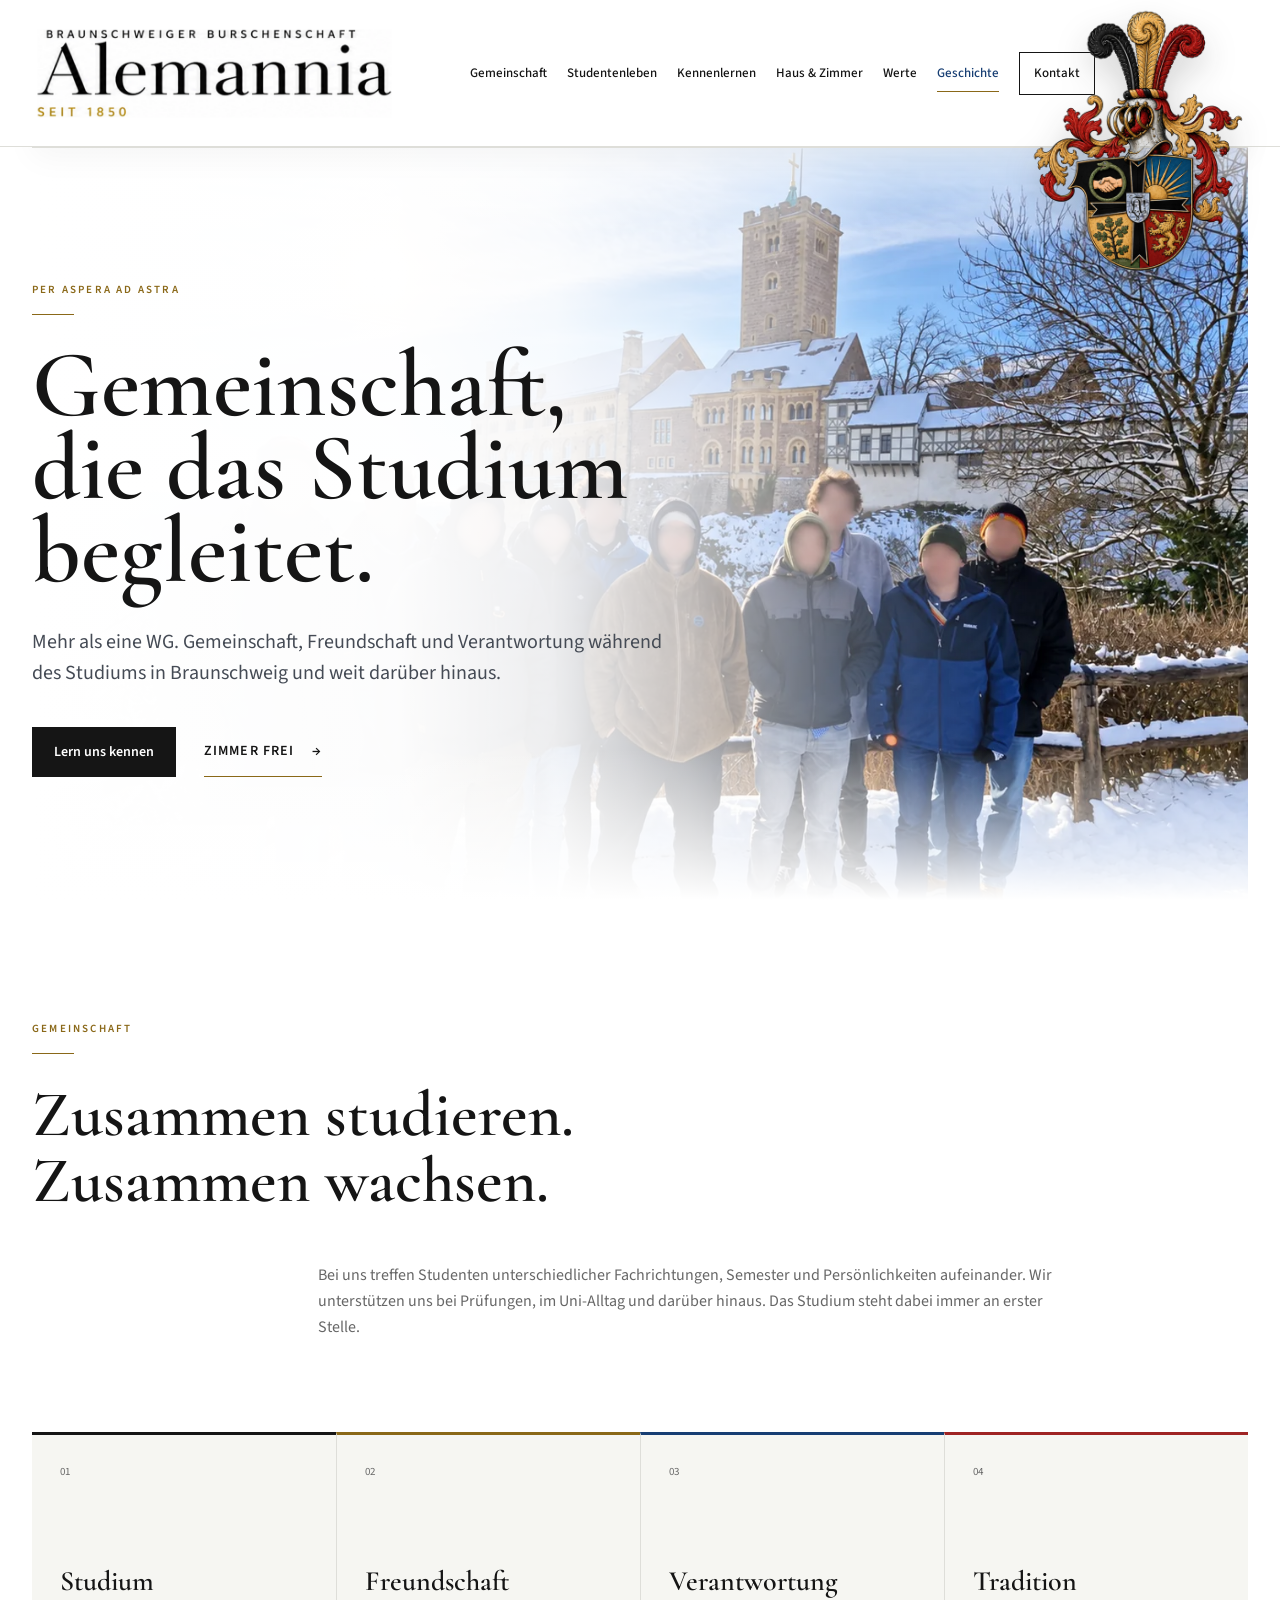
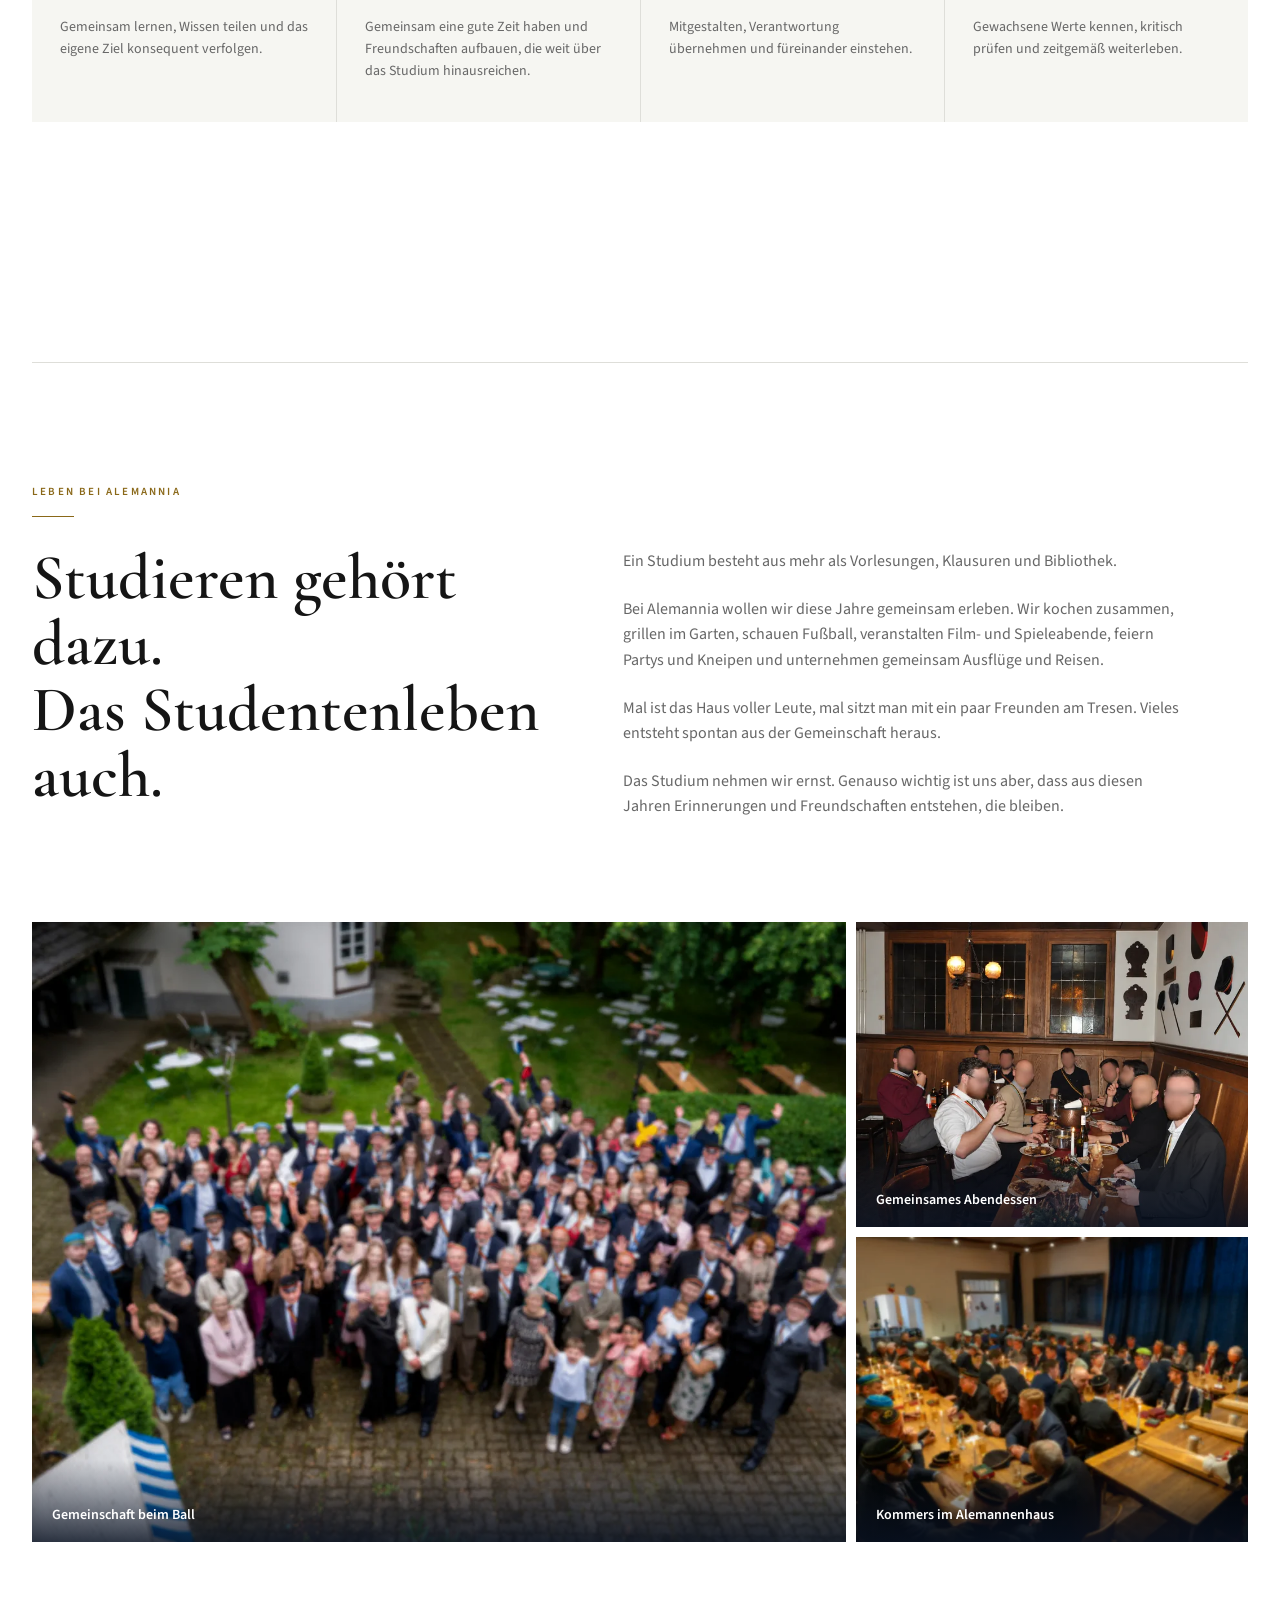
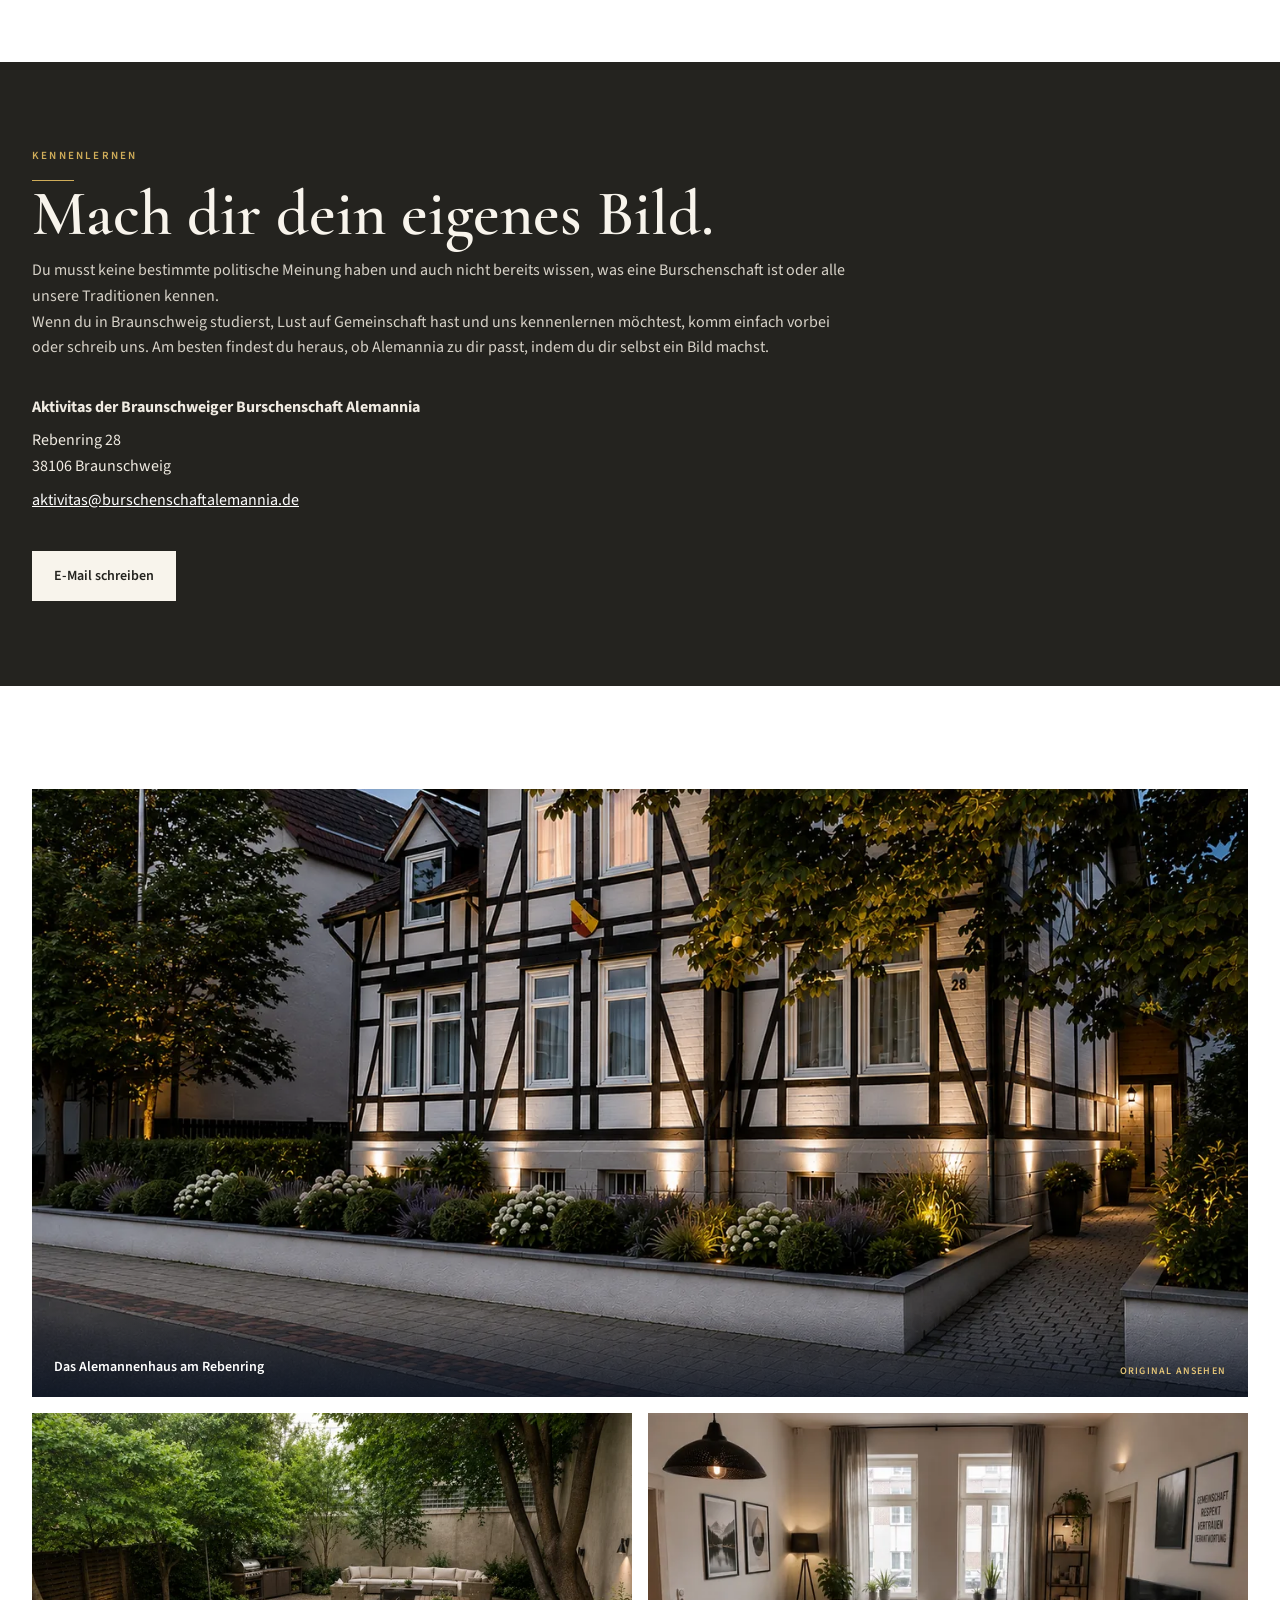
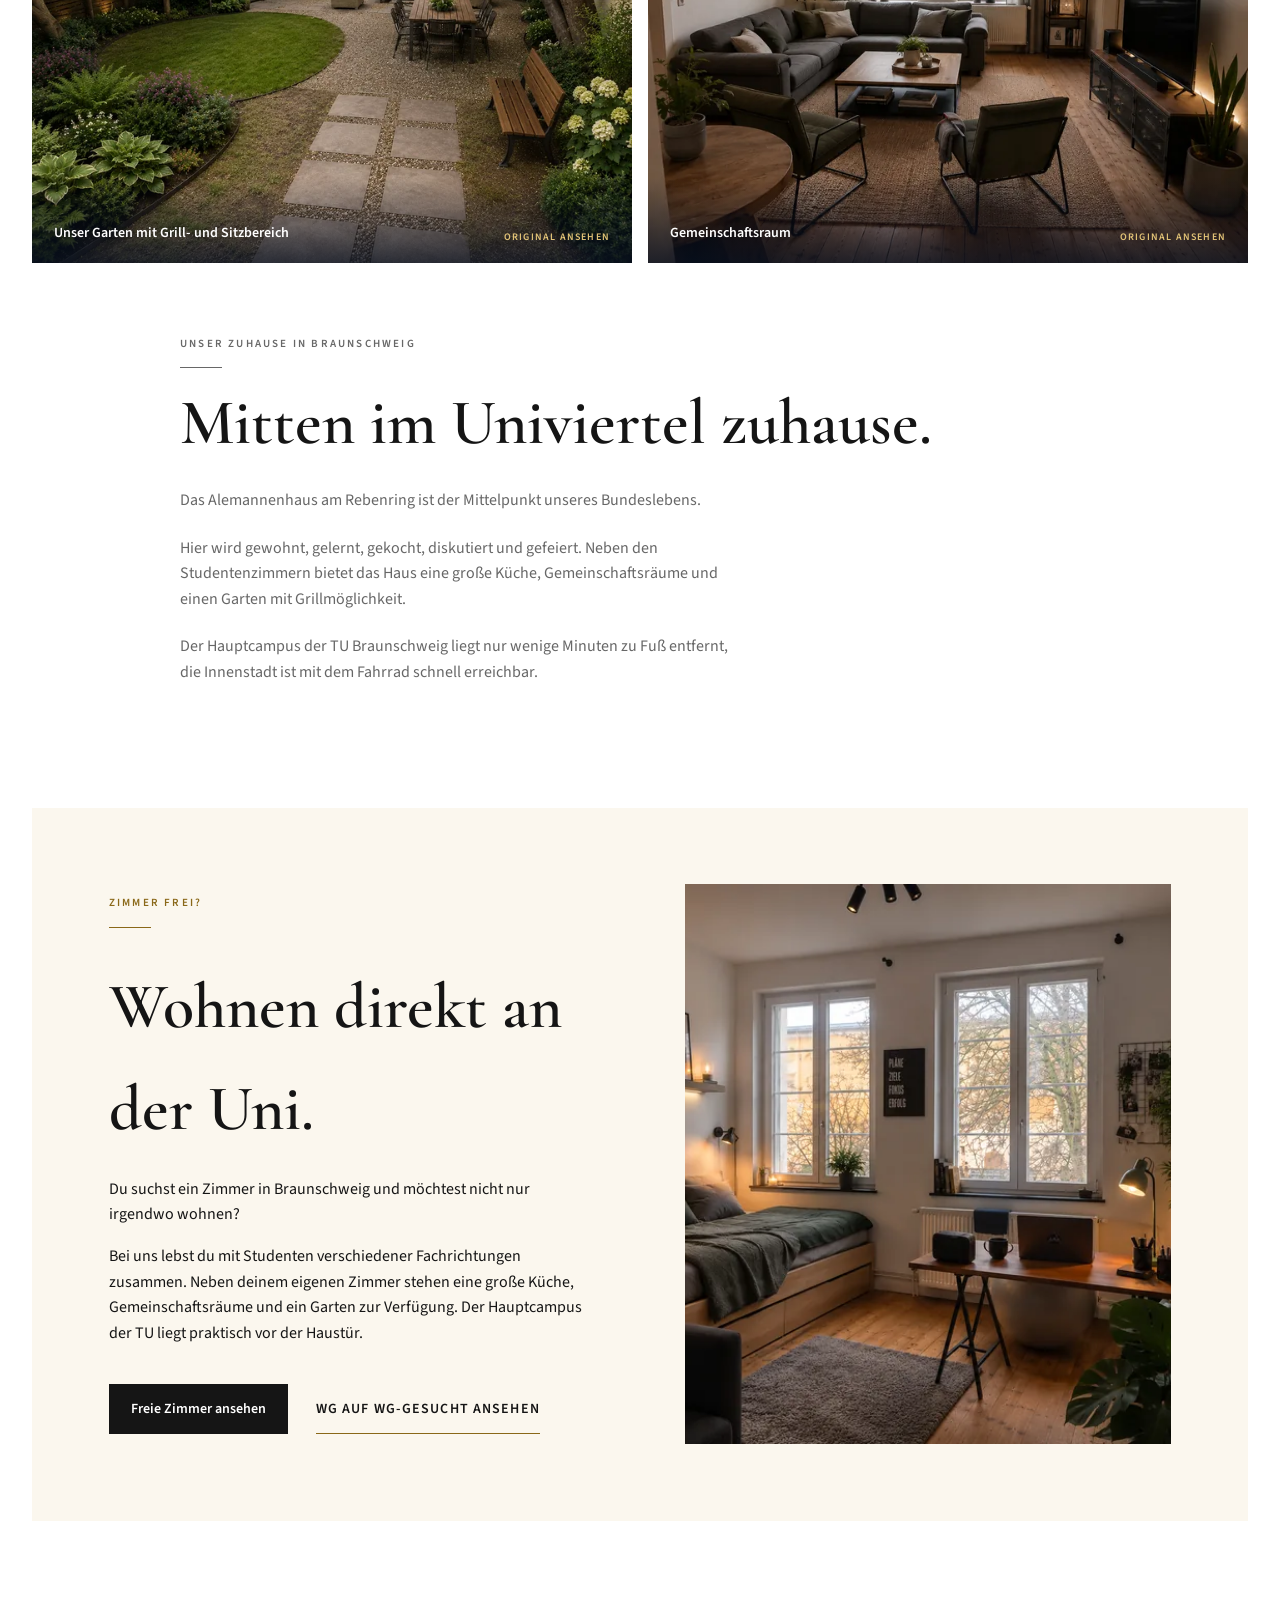
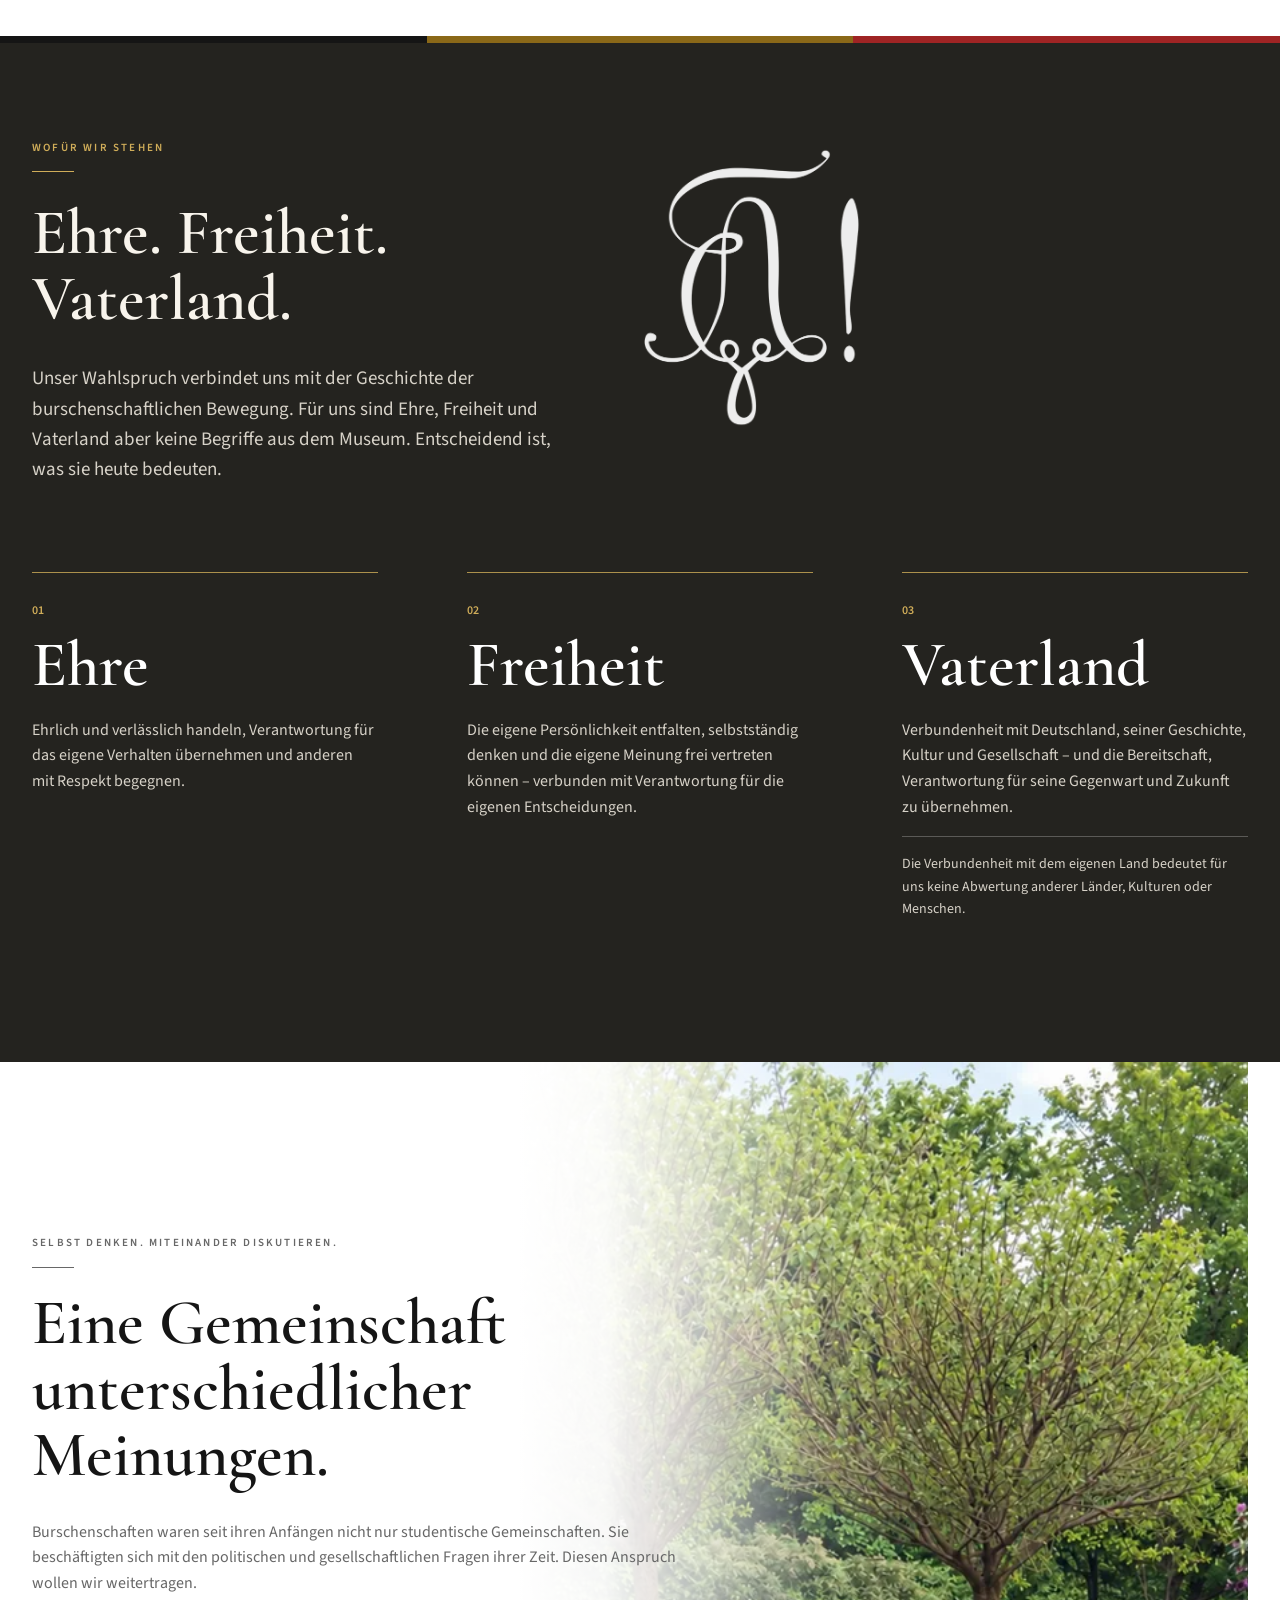
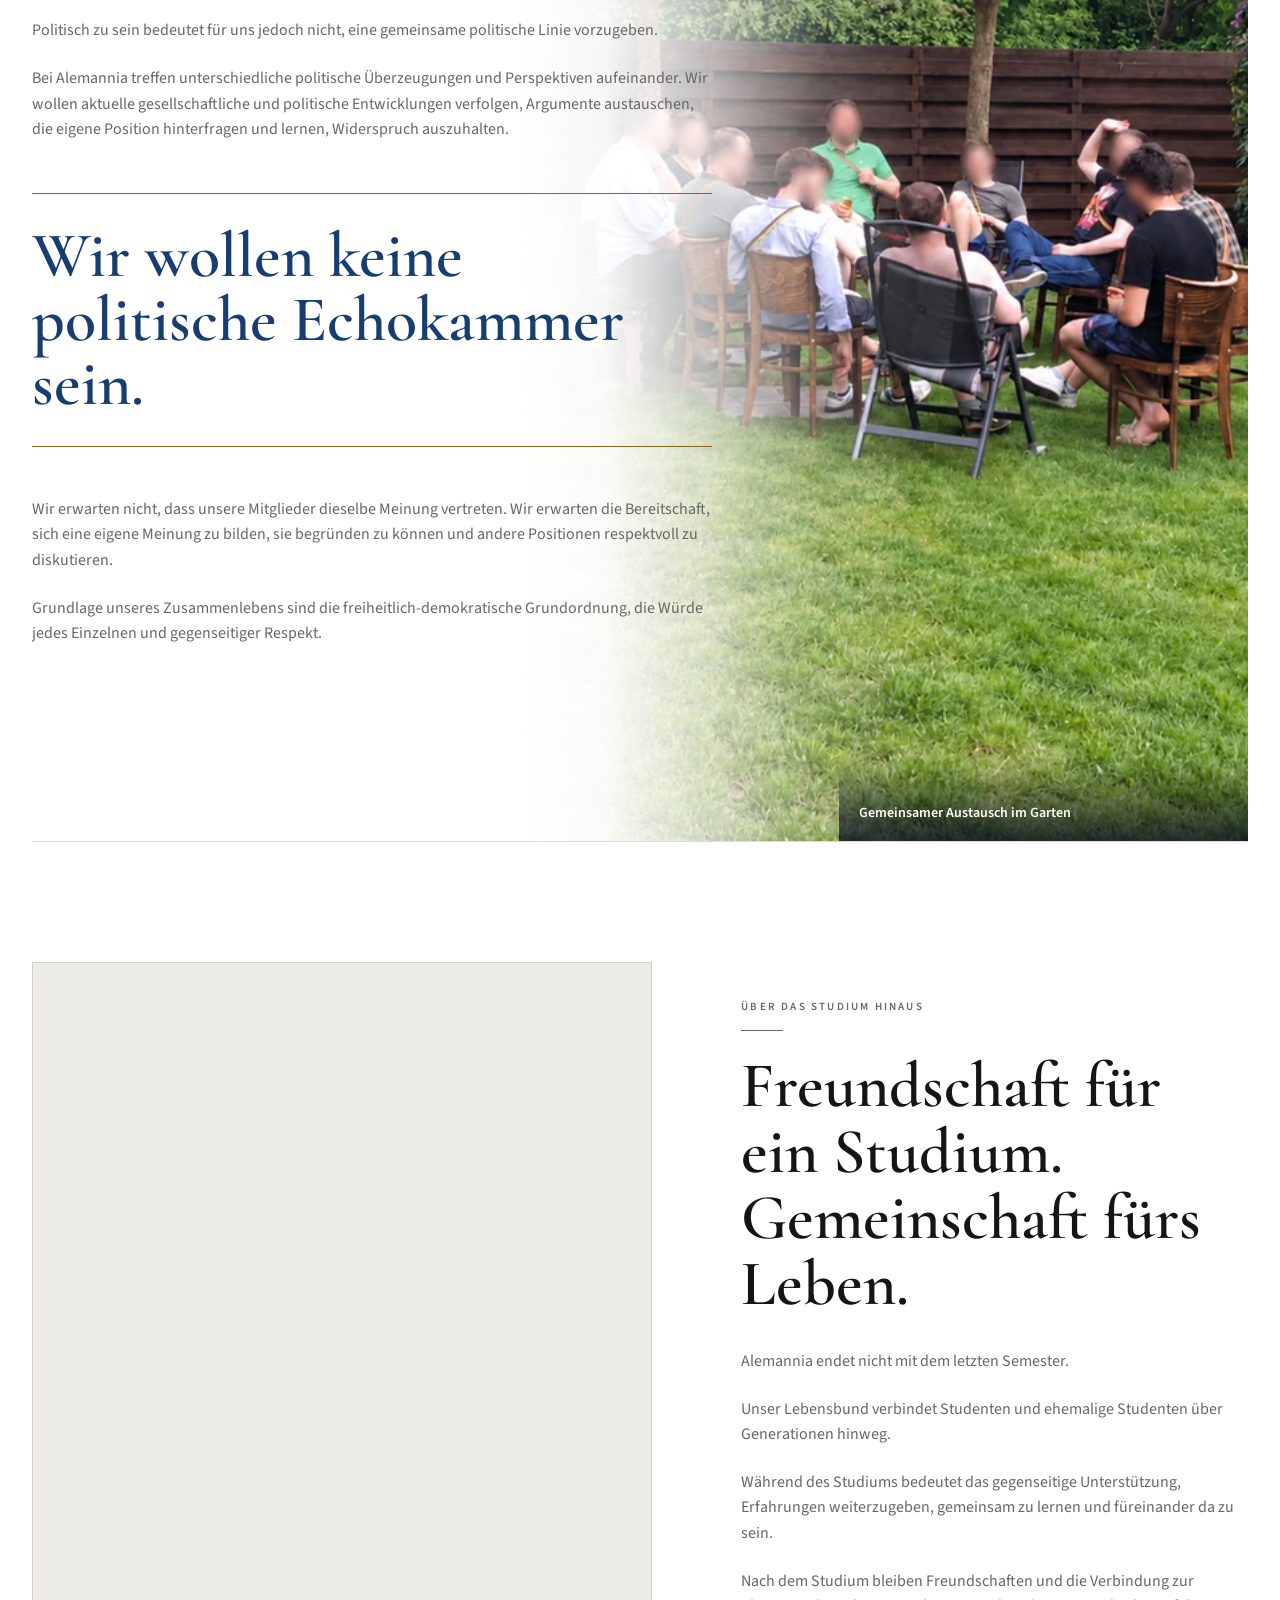
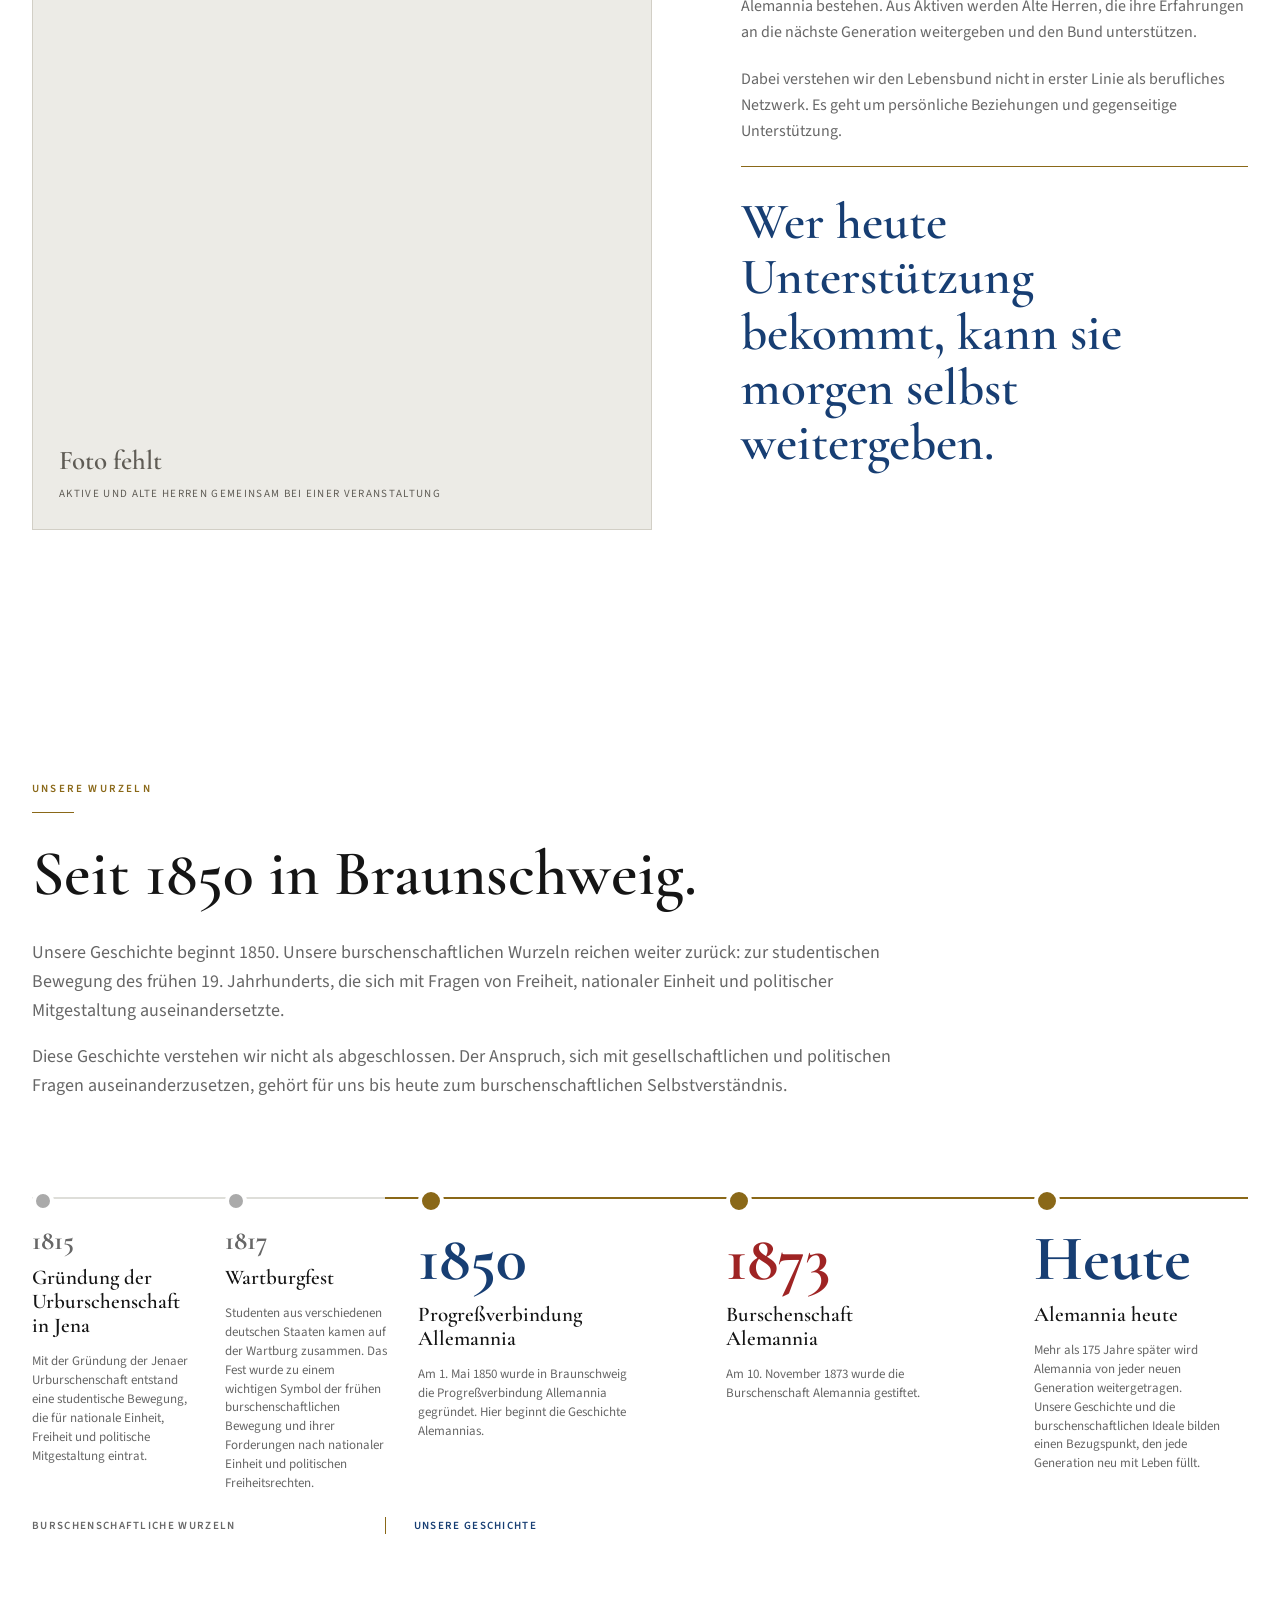
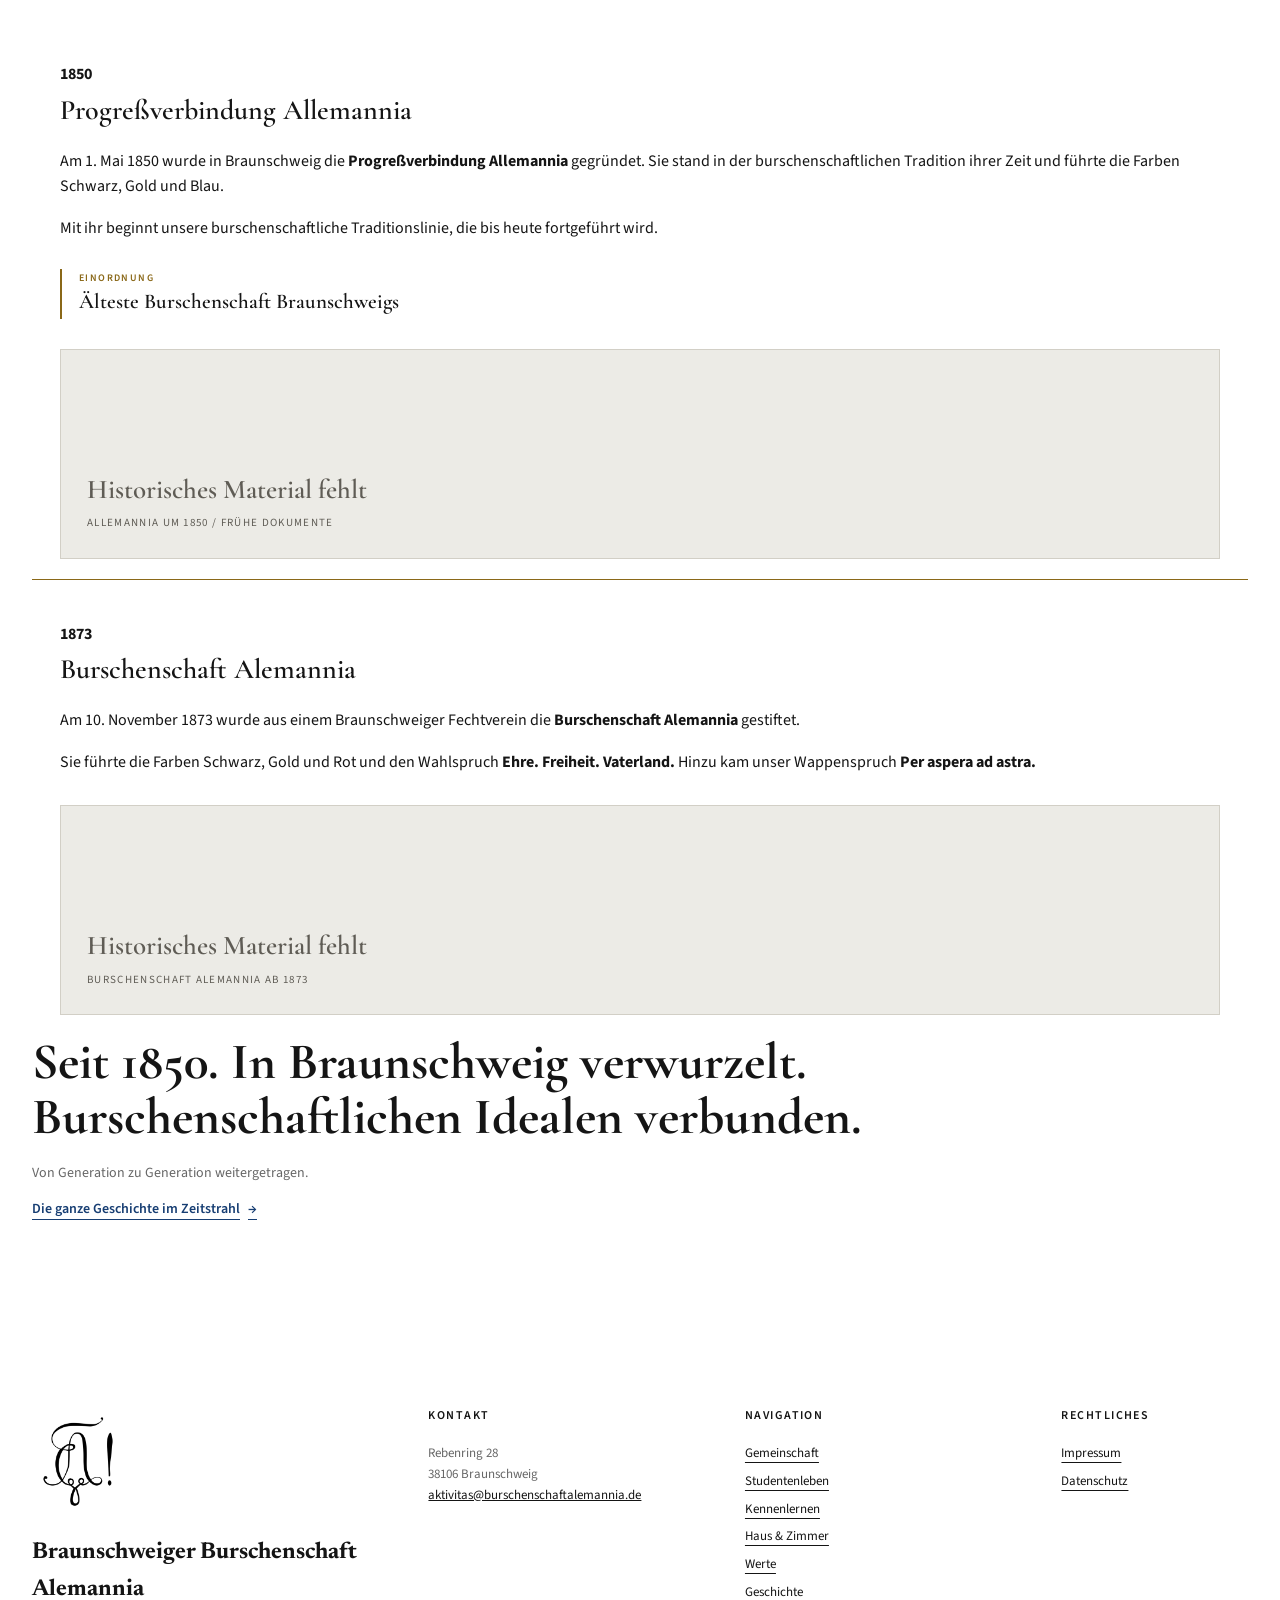
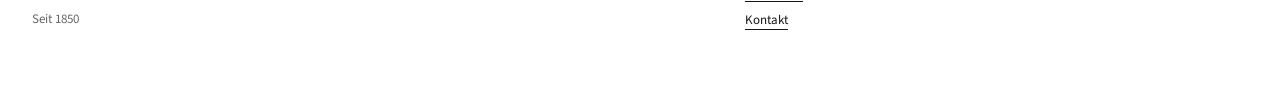
<file: index.html>
<!doctype html>
<html lang="de">
<head>
  <meta charset="UTF-8">
  <meta name="viewport" content="width=device-width, initial-scale=1.0">
  <meta name="description" content="Braunschweiger Burschenschaft Alemannia: Gemeinschaft, Studium und Tradition seit 1850.">
  <title>Braunschweiger Burschenschaft Alemannia</title>
  <link rel="icon" type="image/png" sizes="64x64" href="favicon.png">
  <link rel="apple-touch-icon" sizes="180x180" href="apple-touch-icon.png">
  <link rel="preconnect" href="https://fonts.googleapis.com">
  <link rel="preconnect" href="https://fonts.gstatic.com" crossorigin>
  <link href="https://fonts.googleapis.com/css2?family=Cormorant+Garamond:wght@500;600&family=Newsreader:opsz,wght@6..72,500;6..72,600&family=Source+Sans+3:wght@400;500;600&display=swap" rel="stylesheet">
  <link rel="stylesheet" href="styles.css?v=20260915-3">
  <style>
    .brand { display: block; width: 365px; }
    .brand-wordmark { width: 100%; height: auto; }
    .header-crest { width: 220.8px; height: 268.8px; }
    .community-section .lead-columns { grid-template-columns: minmax(0, 760px); }
    .photo-grid { grid-template-rows: repeat(2, 305px); gap: 10px; }
    .photo-grid .media-large { min-height: 620px; }
    .photo-grid > :not(.media-large) { min-height: 305px; }
    .values-section { position: relative; padding-block: clamp(88px, 8vw, 126px) clamp(84px, 10vw, 150px); color: #f8f4ec; background: var(--charcoal); border-top: 0; }
    .values-section::before { position: absolute; top: 0; right: 0; left: 0; height: 7px; background: linear-gradient(90deg, var(--ink) 0 33.333%, var(--gold) 33.333% 66.666%, var(--red) 66.666% 100%); content: ""; }
    .values-section .section-heading { position: relative; padding-right: min(32vw, 350px); }
    .values-section .eyebrow, .values-section .value-columns span { color: #d0ad59; }
    .values-section .section-intro, .values-section .value-columns p { color: var(--warm-muted); }
    .values-zirkel { position: absolute; top: -24px; right: 18px; width: min(25vw, 285px); height: auto; max-height: none; object-fit: contain; filter: invert(1); opacity: .92; }
    .value-columns { gap: clamp(50px, 7vw, 96px); margin-top: 86px; }
    .value-columns article { padding-top: 28px; border-top: 1px solid rgba(211, 176, 89, .78); }
    .value-columns span { display: block; margin-bottom: 15px; color: var(--gold); font-size: 12px; font-weight: 600; }
    .value-columns h3 { margin-bottom: 22px; color: #fff; font-size: clamp(46px, 5vw, 70px); line-height: .95; }
    .values-section .fine-print { border-top-color: rgba(255, 255, 255, .25); }
    .discussion-section { position: relative; display: block; min-height: 900px; overflow: hidden; }
    .discussion-section .split-copy { position: relative; z-index: 2; width: 58%; max-width: 680px; padding-block: 52px; }
    .discussion-section .portrait-media { position: absolute; z-index: 0; inset: 0 0 0 40%; min-height: 900px; }
    .discussion-section .portrait-media img { object-position: center 55%; }
    .discussion-section .portrait-media::after { position: absolute; z-index: 1; inset: 0; background: linear-gradient(90deg, #fff 0%, rgba(255, 255, 255, .96) 12%, rgba(255, 255, 255, .7) 25%, rgba(255, 255, 255, .18) 42%, rgba(255, 255, 255, 0) 56%); content: ""; pointer-events: none; }
    .discussion-section .portrait-media figcaption { z-index: 2; left: 44%; }
    .bond-section { align-items: stretch; gap: clamp(48px, 7vw, 100px); }
    .bond-section .split-copy { padding-block: 36px; }
    .discussion-section blockquote { margin: 50px 0; padding: 30px 0; border-block: 1px solid var(--gold); color: var(--blue); font-family: "Cormorant Garamond", serif; font-size: clamp(44px, 5vw, 72px); font-weight: 600; line-height: 1; }
    .bond-section .portrait-media { min-height: 760px; }
    .highlight-line { margin-top: 42px; padding-top: 28px; border-top: 1px solid var(--gold); color: var(--blue) !important; font-family: "Cormorant Garamond", serif; font-size: clamp(34px, 4vw, 52px); font-weight: 600; line-height: 1.08; }
    .history-section { display: block; }
    .history-intro { max-width: 860px; color: var(--muted); font-size: 18px; }
    .history-milestones { position: relative; display: grid; grid-template-columns: .72fr .72fr 1.15fr 1.15fr .8fr; margin: 84px 0 70px; padding: 0; list-style: none; }
    .history-milestones::before { position: absolute; top: 12px; right: 0; left: 0; height: 2px; background: linear-gradient(90deg, var(--line) 0 29%, var(--gold) 29% 100%); content: ""; }
    .history-milestones li { position: relative; padding: 42px 28px 0 0; }
    .history-milestones li::before { position: absolute; z-index: 1; top: 5px; left: 0; width: 14px; height: 14px; border: 4px solid var(--paper); border-radius: 50%; background: #aaa; content: ""; }
    .history-milestones li:nth-child(n+3)::before { top: 3px; width: 18px; height: 18px; background: var(--gold); }
    .history-milestones strong, .history-milestones span, .history-milestones small { display: block; }
    .history-milestones strong { color: var(--muted); font-family: "Cormorant Garamond", serif; font-size: 27px; line-height: 1; }
    .history-milestones li:nth-child(n+3) strong { color: var(--blue); font-size: clamp(44px, 5vw, 64px); }
    .history-milestones li:nth-child(4) strong { color: var(--red); }
    .history-milestones span { max-width: 210px; margin-top: 12px; font-family: "Cormorant Garamond", serif; font-size: 21px; font-weight: 600; line-height: 1.15; }
    .history-milestones small { max-width: 210px; margin-top: 14px; color: var(--muted); font-size: 13px; line-height: 1.45; }
    .history-era-labels { display: grid; grid-template-columns: 29% 71%; margin: -46px 0 86px; color: var(--muted); font-size: 11px; font-weight: 600; letter-spacing: .12em; text-transform: uppercase; }
    .history-era-labels span:last-child { padding-left: 28px; color: var(--blue); border-left: 1px solid var(--gold); }
    .history-pair { grid-template-columns: minmax(0, 1fr); gap: 90px; margin-top: 34px; background: transparent; border: 0; }
    .history-pair article { padding: 42px 28px 20px; background: transparent; }
    .history-pair article + article { border-top: 1px solid var(--gold); }
    .history-badge { max-width: 360px; margin: 28px 0 4px; padding: 3px 0 4px 17px; color: var(--ink); border-left: 2px solid var(--gold); font-family: "Cormorant Garamond", serif; font-size: 21px; font-weight: 600; line-height: 1.2; }
    .history-badge span { display: block; margin-bottom: 5px; color: var(--gold); font-family: "Source Sans 3", sans-serif; font-size: 10px; font-weight: 600; letter-spacing: .14em; text-transform: uppercase; }
    .history-closing strong, .history-closing small { display: block; }
    .history-closing strong { max-width: 980px; font-family: "Cormorant Garamond", serif; font-size: clamp(34px, 4vw, 56px); line-height: 1.08; }
    .history-closing small { margin-top: 16px; color: var(--muted); font-size: 14px; }
    .house-section { display: block; padding: clamp(64px, 8vw, 120px) max(32px, calc((100% - 1240px) / 2)) clamp(96px, 9vw, 140px); background: var(--paper); }
    .house-gallery { display: grid; grid-template-columns: repeat(2, minmax(0, 1fr)); gap: 16px; max-width: 1240px; margin: 0 auto 72px; }
    .house-photo { position: relative; aspect-ratio: 4 / 3; overflow: hidden; background: var(--charcoal); }
    .house-photo:first-child { grid-column: 1 / -1; aspect-ratio: 2 / 1; }
    .house-photo > picture { position: absolute; inset: 0; }
    .house-photo img { position: absolute; inset: 0; width: 100%; height: 100%; object-fit: cover; object-position: center; transition: transform .65s ease; }
    .house-photo-original { z-index: 1; opacity: 0; transform: scale(1.025); transition: opacity .42s ease, transform .65s ease; }
    .house-photo.is-original-ready:is(:hover, :focus-visible) .house-photo-original, .house-photo.is-original-visible .house-photo-original { opacity: 1; transform: scale(1); }
    .house-photo:is(:hover, :focus-visible) > picture img { transform: scale(1.018); }
    .house-photo:focus-visible { outline: 3px solid var(--gold); outline-offset: 4px; }
    .house-photo figcaption { position: absolute; z-index: 2; right: 0; bottom: 0; left: 0; display: flex; gap: 18px; align-items: flex-end; justify-content: space-between; padding: 44px 22px 18px; background: linear-gradient(transparent, rgba(9, 18, 34, .78)); color: #fff; font-family: "Source Sans 3", sans-serif; font-size: 14px; font-weight: 600; pointer-events: none; }
    .house-photo-reveal figcaption::after { flex: 0 0 auto; color: #e3c477; font-size: 10px; letter-spacing: .12em; content: "Original ansehen"; text-transform: uppercase; }
    .house-photo.is-original-ready:is(:hover, :focus-visible) figcaption::after, .house-photo.is-original-visible figcaption::after { content: "Originalfoto"; }
    .house-copy { max-width: 920px; margin: 0 auto; padding: 0; }
    .room-offer { display: grid; grid-template-columns: 1fr 1fr; gap: clamp(42px, 7vw, 96px); align-items: center; max-width: 1240px; margin: 100px auto 0; padding: clamp(38px, 6vw, 80px); background: #fbf7ee; }
    .room-offer-copy h3 { font-size: clamp(46px, 5vw, 70px); }
    .room-offer-photo { position: relative; min-height: 560px; overflow: hidden; }
    .room-offer-photo img { position: absolute; inset: 0; width: 100%; height: 100%; object-fit: cover; }
    .event-photo { position: relative; min-height: 280px; overflow: hidden; background: var(--charcoal); }
    .event-photo img { position: absolute; inset: 0; width: 100%; height: 100%; object-fit: cover; object-position: center; }
    .event-photo figcaption { position: absolute; right: 0; bottom: 0; left: 0; padding: 44px 20px 16px; background: linear-gradient(transparent, rgba(9, 18, 34, .82)); color: #fff; font-size: 14px; font-weight: 600; }
    .contact-section { grid-template-columns: minmax(0, 820px); }
    .footer-brand img { width: 92px; height: auto; margin-bottom: 18px; object-fit: contain; }
    @media (min-width: 901px) {
      .photo-grid > * { min-height: 0; }
    }
    @media (min-width: 1081px) {
      body { padding-top: 148px; }
      main > section { scroll-margin-top: 168px; }
      .site-header { grid-template-columns: minmax(390px, .9fr) auto 228px; gap: 48px; min-height: 148px; }
      #navigation { gap: 20px; }
      #navigation a { font-size: 13px; }
      #navigation .nav-contact { padding-inline: 14px; }
      .brand { padding-block: 18px; }
      .hero { min-height: min(790px, calc(100vh - 148px)); }
    }
    @media (max-width: 1080px) {
      .brand { width: 290px; }
      .header-crest { width: 177.6px; height: 216px; }
      #navigation { gap: 12px; }
      #navigation a { font-size: 11px; }
      #navigation .nav-contact { padding-inline: 8px; }
    }
    @media (max-width: 900px) {
      .brand { width: 190px; }
      .header-crest { width: 115.2px; height: 148.8px; }
      .values-section .section-heading { padding-right: 0; }
      .values-zirkel { position: static; width: min(70vw, 300px); height: auto; margin: 50px auto 0; }
      .value-columns { gap: 44px; margin-top: 66px; }
      .discussion-section { display: grid; min-height: 0; overflow: visible; }
      .discussion-section .split-copy { width: auto; max-width: 650px; padding-block: 36px; }
      .discussion-section .portrait-media { position: relative; inset: auto; min-height: 520px; }
      .discussion-section .portrait-media::after { display: none; }
      .discussion-section .portrait-media figcaption { left: 0; }
      .bond-section .portrait-media { min-height: 520px; }
      .history-milestones { grid-template-columns: 1fr; gap: 0; margin-block: 56px 28px; padding-left: 30px; }
      .history-milestones::before { top: 0; right: auto; bottom: 0; left: 7px; width: 2px; height: auto; background: linear-gradient(var(--line) 0 37%, var(--gold) 37% 100%); }
      .history-milestones li { padding: 0 0 42px 20px; }
      .history-milestones li::before, .history-milestones li:nth-child(n+3)::before { top: 5px; left: -30px; }
      .history-milestones li:nth-child(n+3) strong { font-size: 48px; }
      .history-milestones span, .history-milestones small { max-width: 560px; }
      .history-era-labels { display: none; }
      .history-closing { min-width: 0; overflow-wrap: anywhere; }
      .history-pair { gap: 64px; }
      .house-section { padding-inline: 18px; }
      .house-gallery { margin-bottom: 56px; }
      .room-offer { grid-template-columns: 1fr; }
      .room-offer-photo { min-height: 460px; }
    }
    @media (max-width: 600px) {
      .brand { width: 170px; }
      .header-crest { width: 88.8px; height: 124.8px; }
      .house-section { width: 100%; padding-inline: 12px; }
      .house-gallery { grid-template-columns: 1fr; gap: 12px; }
      .house-photo, .house-photo:first-child { grid-column: auto; aspect-ratio: 4 / 3; }
      .photo-grid { grid-template-rows: none; }
      .photo-grid .media-large { min-height: 360px; }
      .room-offer { margin-top: 72px; padding: 30px 20px; }
      .room-offer-photo { min-height: 340px; }
    }
    @media (hover: none) {
      .house-photo.is-original-ready:not(.is-original-visible) .house-photo-original { opacity: 0; transform: scale(1.025); }
      .house-photo-reveal figcaption::after { content: "Original antippen"; }
      .house-photo.is-original-visible figcaption::after { content: "Bearbeitet anzeigen"; }
    }
    @media (prefers-reduced-motion: reduce) {
      .house-photo img, .house-photo-original { transition: none; }
    }
  </style>
  <script src="script.js?v=20260827-2" defer></script>
</head>
<body>
  <a class="skip-link" href="#main-content">Zum Inhalt springen</a>
  <header class="site-header">
    <a class="brand" href="#start" aria-label="Zur Startseite">
      <picture><source srcset="assets/wordmark-800.webp" type="image/webp"><img class="brand-wordmark" src="alemannia-wortmarke.png" width="1280" height="390" alt="Braunschweiger Burschenschaft Alemannia, seit 1850"></picture>
    </a>
    <button class="menu-button" type="button" aria-expanded="false" aria-controls="navigation">
      <span></span><span></span><span class="sr-only">Menü öffnen</span>
    </button>
    <nav id="navigation" aria-label="Hauptnavigation">
      <a href="#gemeinschaft">Gemeinschaft</a><a href="#leben">Studentenleben</a><a href="#kontakt">Kennenlernen</a><a href="#haus">Haus &amp; Zimmer</a><a href="#werte">Werte</a><a href="#geschichte">Geschichte</a><a class="nav-contact" href="#kontakt">Kontakt</a>
    </nav>
    <a class="header-crest" href="#geschichte" aria-label="Zur Geschichte der Alemannia"><picture><source srcset="assets/wappen-480.webp" type="image/webp"><img src="wappen-freigestellt.png" width="1174" height="1433" alt="Wappen der Braunschweiger Burschenschaft Alemannia"></picture></a>
  </header>

  <main id="main-content">
    <section class="hero" id="start" aria-labelledby="page-title">
      <div class="hero-copy">
        <p class="eyebrow">Per aspera ad astra</p>
        <h1 id="page-title">Gemeinschaft, die das Studium begleitet.</h1>
        <p class="hero-intro">Mehr als eine WG. Gemeinschaft, Freundschaft und Verantwortung während des Studiums in Braunschweig und weit darüber hinaus.</p>
        <div class="hero-actions">
          <a class="button button-primary" href="#kontakt">Lern uns kennen</a>
          <a class="button button-link" href="#haus">Zimmer frei <span aria-hidden="true">→</span></a>
        </div>
      </div>
      <figure class="hero-media"><picture><source srcset="assets/wartburg-720.webp 720w, assets/wartburg-1440.webp 1440w" sizes="(max-width: 900px) calc(100vw - 36px), 1240px" type="image/webp"><img src="gruppenfoto-wartburg.png" width="1448" height="1086" decoding="async" fetchpriority="high" alt="Mitglieder der Alemannia bei einem winterlichen Ausflug zur Wartburg"></picture></figure>
    </section>

    <section class="section community-section" id="gemeinschaft" aria-labelledby="gemeinschaft-title">
      <div class="section-heading"><p class="eyebrow">Gemeinschaft</p><h2 id="gemeinschaft-title">Zusammen studieren.<br>Zusammen wachsen.</h2></div>
      <div class="lead-columns"><p>Bei uns treffen Studenten unterschiedlicher Fachrichtungen, Semester und Persönlichkeiten aufeinander. Wir unterstützen uns bei Prüfungen, im Uni-Alltag und darüber hinaus. Das Studium steht dabei immer an erster Stelle.</p></div>
      <div class="principles" role="list" aria-label="Was unsere Gemeinschaft ausmacht">
        <article role="listitem"><span>01</span><h3>Studium</h3><p>Gemeinsam lernen, Wissen teilen und das eigene Ziel konsequent verfolgen.</p></article>
        <article role="listitem"><span>02</span><h3>Freundschaft</h3><p>Gemeinsam eine gute Zeit haben und Freundschaften aufbauen, die weit über das Studium hinausreichen.</p></article>
        <article role="listitem"><span>03</span><h3>Verantwortung</h3><p>Mitgestalten, Verantwortung übernehmen und füreinander einstehen.</p></article>
        <article role="listitem"><span>04</span><h3>Tradition</h3><p>Gewachsene Werte kennen, kritisch prüfen und zeitgemäß weiterleben.</p></article>
      </div>
    </section>

    <section class="section life-section" id="leben" aria-labelledby="leben-title">
      <div class="section-heading"><p class="eyebrow">Leben bei Alemannia</p><h2 id="leben-title">Studieren gehört dazu.<br>Das Studentenleben auch.</h2></div>
      <div class="section-text"><p>Ein Studium besteht aus mehr als Vorlesungen, Klausuren und Bibliothek.</p><p>Bei Alemannia wollen wir diese Jahre gemeinsam erleben. Wir kochen zusammen, grillen im Garten, schauen Fußball, veranstalten Film- und Spieleabende, feiern Partys und Kneipen und unternehmen gemeinsam Ausflüge und Reisen.</p><p>Mal ist das Haus voller Leute, mal sitzt man mit ein paar Freunden am Tresen. Vieles entsteht spontan aus der Gemeinschaft heraus.</p><p>Das Studium nehmen wir ernst. Genauso wichtig ist uns aber, dass aus diesen Jahren Erinnerungen und Freundschaften entstehen, die bleiben.</p></div>
      <div class="photo-grid"><figure class="event-photo media-large"><picture><source srcset="assets/ball-720.webp 720w, assets/ball-1440.webp 1440w" sizes="(max-width: 900px) calc(100vw - 36px), 820px" type="image/webp"><img src="Ball.png" width="1536" height="1024" loading="lazy" decoding="async" alt="Festlich gekleidete Mitglieder, Familien und Gäste gemeinsam im Garten"></picture><figcaption>Gemeinschaft beim Ball</figcaption></figure><figure class="event-photo"><picture><source srcset="assets/abendessen-720.webp 720w, assets/abendessen-1440.webp 1440w" sizes="(max-width: 900px) calc(100vw - 36px), 400px" type="image/webp"><img src="gemeinsames-abendessen.png" width="1448" height="1086" loading="lazy" decoding="async" alt="Mitglieder der Alemannia bei einem gemeinsamen Abendessen im Alemannenhaus"></picture><figcaption>Gemeinsames Abendessen</figcaption></figure><figure class="event-photo"><picture><source srcset="assets/kommerz-720.webp 720w, assets/kommerz-1440.webp 1440w" sizes="(max-width: 900px) calc(100vw - 36px), 400px" type="image/webp"><img src="Kommerz.png" width="1534" height="1025" loading="lazy" decoding="async" alt="Teilnehmer eines Kommerses an langen, festlich gedeckten Tafeln"></picture><figcaption>Kommers im Alemannenhaus</figcaption></figure></div>
    </section>

    <section class="section contact-section" id="kontakt" aria-labelledby="kontakt-title">
      <div class="contact-copy"><p class="eyebrow">Kennenlernen</p><h2 id="kontakt-title">Mach dir dein eigenes Bild.</h2><p>Du musst keine bestimmte politische Meinung haben und auch nicht bereits wissen, was eine Burschenschaft ist oder alle unsere Traditionen kennen.</p><p>Wenn du in Braunschweig studierst, Lust auf Gemeinschaft hast und uns kennenlernen möchtest, komm einfach vorbei oder schreib uns. Am besten findest du heraus, ob Alemannia zu dir passt, indem du dir selbst ein Bild machst.</p><div class="contact-address"><strong>Aktivitas der Braunschweiger Burschenschaft Alemannia</strong><address>Rebenring 28<br>38106 Braunschweig</address><a href="mailto:aktivitas@burschenschaftalemannia.de">aktivitas@burschenschaftalemannia.de</a></div><div class="button-row"><a class="button button-light" href="mailto:aktivitas@burschenschaftalemannia.de">E-Mail schreiben</a></div></div>
    </section>

    <section class="section house-section" id="haus" aria-labelledby="haus-title">
      <div class="house-gallery">
        <figure class="house-photo house-photo-reveal" tabindex="0" data-original-src="assets/hausfront-original-1440.webp" data-original-srcset="assets/hausfront-original-720.webp 720w, assets/hausfront-original-1440.webp 1440w" data-original-sizes="(max-width: 900px) calc(100vw - 36px), 1240px"><picture><source srcset="assets/hausfront-720.webp 720w, assets/hausfront-1440.webp 1440w" sizes="(max-width: 900px) calc(100vw - 36px), 1240px" type="image/webp"><img src="Hausfront.png" width="1537" height="1023" loading="lazy" decoding="async" alt="Das beleuchtete Alemannenhaus am Rebenring in der Abenddämmerung"></picture><figcaption>Das Alemannenhaus am Rebenring</figcaption></figure>
        <figure class="house-photo house-photo-reveal" tabindex="0" data-original-src="assets/garten-original-1440.webp" data-original-srcset="assets/garten-original-720.webp 720w, assets/garten-original-1440.webp 1440w" data-original-sizes="(max-width: 600px) calc(100vw - 24px), 610px"><picture><source srcset="assets/garten-720.webp 720w, assets/garten-1440.webp 1440w" sizes="(max-width: 600px) calc(100vw - 24px), 610px" type="image/webp"><img src="garten.png" width="1448" height="1086" loading="lazy" decoding="async" alt="Der begrünte Garten des Alemannenhauses mit Sitzgruppe, Esstisch und Grill"></picture><figcaption>Unser Garten mit Grill- und Sitzbereich</figcaption></figure>
        <figure class="house-photo house-photo-reveal" tabindex="0" data-original-src="assets/gemeinschaftszimmer-original-1440.webp" data-original-srcset="assets/gemeinschaftszimmer-original-720.webp 720w, assets/gemeinschaftszimmer-original-1440.webp 1440w" data-original-sizes="(max-width: 600px) calc(100vw - 24px), 610px"><picture><source srcset="assets/gemeinschaftszimmer-720.webp 720w, assets/gemeinschaftszimmer-1440.webp 1440w" sizes="(max-width: 600px) calc(100vw - 24px), 610px" type="image/webp"><img src="gemeinschaftszimmer.png" width="1445" height="1088" loading="lazy" decoding="async" alt="Der helle Gemeinschaftsraum im Alemannenhaus mit Sofas und großem Esstisch"></picture><figcaption>Gemeinschaftsraum</figcaption></figure>
      </div>
      <div class="house-copy"><p class="eyebrow">Unser Zuhause in Braunschweig</p><h2 id="haus-title">Mitten im Univiertel zuhause.</h2><p>Das Alemannenhaus am Rebenring ist der Mittelpunkt unseres Bundeslebens.</p><p>Hier wird gewohnt, gelernt, gekocht, diskutiert und gefeiert. Neben den Studentenzimmern bietet das Haus eine große Küche, Gemeinschaftsräume und einen Garten mit Grillmöglichkeit.</p><p>Der Hauptcampus der TU Braunschweig liegt nur wenige Minuten zu Fuß entfernt, die Innenstadt ist mit dem Fahrrad schnell erreichbar.</p></div>
      <div class="room-offer"><div class="room-offer-copy"><p class="eyebrow">Zimmer frei?</p><h3>Wohnen direkt an der Uni.</h3><p>Du suchst ein Zimmer in Braunschweig und möchtest nicht nur irgendwo wohnen?</p><p>Bei uns lebst du mit Studenten verschiedener Fachrichtungen zusammen. Neben deinem eigenen Zimmer stehen eine große Küche, Gemeinschaftsräume und ein Garten zur Verfügung. Der Hauptcampus der TU liegt praktisch vor der Haustür.</p><div class="button-row"><a class="button button-primary" href="mailto:aktivitas@burschenschaftalemannia.de?subject=Freies%20Zimmer">Freie Zimmer ansehen</a><a class="button button-link" href="https://www.wg-gesucht.de/wg-zimmer-in-Braunschweig-Univiertel.6372466.html">WG auf WG-Gesucht ansehen</a></div></div><figure class="room-offer-photo"><picture><source srcset="assets/zimmer-720.webp 720w, assets/zimmer-1440.webp 1440w" sizes="(max-width: 900px) calc(100vw - 76px), 610px" type="image/webp"><img src="zimmer1.png" width="1448" height="1086" loading="lazy" decoding="async" alt="Helles möbliertes Studentenzimmer mit Bett, Schreibtisch und Kleiderschrank"></picture></figure></div>
    </section>

    <section class="section values-section" id="werte" aria-labelledby="werte-title">
      <div class="section-heading"><p class="eyebrow">Wofür wir stehen</p><h2 id="werte-title">Ehre. Freiheit. Vaterland.</h2><p class="section-intro">Unser Wahlspruch verbindet uns mit der Geschichte der burschenschaftlichen Bewegung. Für uns sind Ehre, Freiheit und Vaterland aber keine Begriffe aus dem Museum. Entscheidend ist, was sie heute bedeuten.</p><picture><source srcset="assets/zirkel-620.webp" type="image/webp"><img class="values-zirkel" src="Zirkel_alt_klein.png" width="1000" height="1211" loading="lazy" decoding="async" alt="Originaler Zirkel der Alemannia"></picture></div>
      <div class="value-columns"><article><span>01</span><h3>Ehre</h3><p>Ehrlich und verlässlich handeln, Verantwortung für das eigene Verhalten übernehmen und anderen mit Respekt begegnen.</p></article><article><span>02</span><h3>Freiheit</h3><p>Die eigene Persönlichkeit entfalten, selbstständig denken und die eigene Meinung frei vertreten können – verbunden mit Verantwortung für die eigenen Entscheidungen.</p></article><article><span>03</span><h3>Vaterland</h3><p>Verbundenheit mit Deutschland, seiner Geschichte, Kultur und Gesellschaft – und die Bereitschaft, Verantwortung für seine Gegenwart und Zukunft zu übernehmen.</p><p class="fine-print">Die Verbundenheit mit dem eigenen Land bedeutet für uns keine Abwertung anderer Länder, Kulturen oder Menschen.</p></article></div>
    </section>

    <section class="section split-section discussion-section" id="diskussion" aria-labelledby="diskussion-title">
      <div class="split-copy"><p class="eyebrow">Selbst denken. Miteinander diskutieren.</p><h2 id="diskussion-title">Eine Gemeinschaft unterschiedlicher Meinungen.</h2><p>Burschenschaften waren seit ihren Anfängen nicht nur studentische Gemeinschaften. Sie beschäftigten sich mit den politischen und gesellschaftlichen Fragen ihrer Zeit. Diesen Anspruch wollen wir weitertragen.</p><p>Politisch zu sein bedeutet für uns jedoch nicht, eine gemeinsame politische Linie vorzugeben.</p><p>Bei Alemannia treffen unterschiedliche politische Überzeugungen und Perspektiven aufeinander. Wir wollen aktuelle gesellschaftliche und politische Entwicklungen verfolgen, Argumente austauschen, die eigene Position hinterfragen und lernen, Widerspruch auszuhalten.</p><blockquote>Wir wollen keine politische Echokammer sein.</blockquote><p>Wir erwarten nicht, dass unsere Mitglieder dieselbe Meinung vertreten. Wir erwarten die Bereitschaft, sich eine eigene Meinung zu bilden, sie begründen zu können und andere Positionen respektvoll zu diskutieren.</p><p>Grundlage unseres Zusammenlebens sind die freiheitlich-demokratische Grundordnung, die Würde jedes Einzelnen und gegenseitiger Respekt.</p></div>
      <figure class="event-photo portrait-media"><picture><source srcset="assets/gartenrunde-720.webp 720w, assets/gartenrunde-1049.webp 1049w" sizes="(max-width: 900px) calc(100vw - 36px), 520px" type="image/webp"><img src="gespraech-im-garten.png" width="1049" height="1500" loading="lazy" decoding="async" alt="Mitglieder der Alemannia im gemeinsamen Gespräch im Garten"></picture><figcaption>Gemeinsamer Austausch im Garten</figcaption></figure>
    </section>

    <section class="section split-section bond-section" id="lebensbund" aria-labelledby="lebensbund-title">
      <figure class="media-placeholder portrait-media" role="img" aria-label="Platzhalter für ein Foto von Aktiven und Alten Herren"><span>Foto fehlt</span><small>Aktive und Alte Herren gemeinsam bei einer Veranstaltung</small></figure>
      <div class="split-copy"><p class="eyebrow">Über das Studium hinaus</p><h2 id="lebensbund-title">Freundschaft für ein Studium. Gemeinschaft fürs Leben.</h2><p>Alemannia endet nicht mit dem letzten Semester.</p><p>Unser Lebensbund verbindet Studenten und ehemalige Studenten über Generationen hinweg.</p><p>Während des Studiums bedeutet das gegenseitige Unterstützung, Erfahrungen weiterzugeben, gemeinsam zu lernen und füreinander da zu sein.</p><p>Nach dem Studium bleiben Freundschaften und die Verbindung zur Alemannia bestehen. Aus Aktiven werden Alte Herren, die ihre Erfahrungen an die nächste Generation weitergeben und den Bund unterstützen.</p><p>Dabei verstehen wir den Lebensbund nicht in erster Linie als berufliches Netzwerk. Es geht um persönliche Beziehungen und gegenseitige Unterstützung.</p><p class="highlight-line">Wer heute Unterstützung bekommt, kann sie morgen selbst weitergeben.</p></div>
    </section>

    <section class="section history-section" id="geschichte" aria-labelledby="geschichte-title">
      <div class="section-heading"><p class="eyebrow">Unsere Wurzeln</p><h2 id="geschichte-title">Seit 1850 in Braunschweig.</h2></div>
      <div class="history-intro"><p>Unsere Geschichte beginnt 1850. Unsere burschenschaftlichen Wurzeln reichen weiter zurück: zur studentischen Bewegung des frühen 19. Jahrhunderts, die sich mit Fragen von Freiheit, nationaler Einheit und politischer Mitgestaltung auseinandersetzte.</p><p>Diese Geschichte verstehen wir nicht als abgeschlossen. Der Anspruch, sich mit gesellschaftlichen und politischen Fragen auseinanderzusetzen, gehört für uns bis heute zum burschenschaftlichen Selbstverständnis.</p></div>
      <ol class="history-milestones" aria-label="Burschenschaftliche Wurzeln und Geschichte der Alemannia"><li><strong>1815</strong><span>Gründung der Urburschenschaft in Jena</span><small>Mit der Gründung der Jenaer Urburschenschaft entstand eine studentische Bewegung, die für nationale Einheit, Freiheit und politische Mitgestaltung eintrat.</small></li><li><strong>1817</strong><span>Wartburgfest</span><small>Studenten aus verschiedenen deutschen Staaten kamen auf der Wartburg zusammen. Das Fest wurde zu einem wichtigen Symbol der frühen burschenschaftlichen Bewegung und ihrer Forderungen nach nationaler Einheit und politischen Freiheitsrechten.</small></li><li><strong>1850</strong><span>Progreßverbindung Allemannia</span><small>Am 1. Mai 1850 wurde in Braunschweig die Progreßverbindung Allemannia gegründet. Hier beginnt die Geschichte Alemannias.</small></li><li><strong>1873</strong><span>Burschenschaft Alemannia</span><small>Am 10. November 1873 wurde die Burschenschaft Alemannia gestiftet.</small></li><li><strong>Heute</strong><span>Alemannia heute</span><small>Mehr als 175 Jahre später wird Alemannia von jeder neuen Generation weitergetragen. Unsere Geschichte und die burschenschaftlichen Ideale bilden einen Bezugspunkt, den jede Generation neu mit Leben füllt.</small></li></ol>
      <div class="history-era-labels" aria-hidden="true"><span>Burschenschaftliche Wurzeln</span><span>Unsere Geschichte</span></div>
      <div class="history-pair">
        <article><strong>1850</strong><h3>Progreßverbindung Allemannia</h3><p>Am 1. Mai 1850 wurde in Braunschweig die <b>Progreßverbindung Allemannia</b> gegründet. Sie stand in der burschenschaftlichen Tradition ihrer Zeit und führte die Farben Schwarz, Gold und Blau.</p><p>Mit ihr beginnt unsere burschenschaftliche Traditionslinie, die bis heute fortgeführt wird.</p><p class="history-badge"><span>Einordnung</span>Älteste Burschenschaft Braunschweigs</p><figure class="media-placeholder history-media" role="img" aria-label="Platzhalter für historisches Material um 1850"><span>Historisches Material fehlt</span><small>Allemannia um 1850 / frühe Dokumente</small></figure></article>
        <article><strong>1873</strong><h3>Burschenschaft Alemannia</h3><p>Am 10. November 1873 wurde aus einem Braunschweiger Fechtverein die <b>Burschenschaft Alemannia</b> gestiftet.</p><p>Sie führte die Farben Schwarz, Gold und Rot und den Wahlspruch <b>Ehre. Freiheit. Vaterland.</b> Hinzu kam unser Wappenspruch <b>Per aspera ad astra.</b></p><figure class="media-placeholder history-media" role="img" aria-label="Platzhalter für historisches Material ab 1873"><span>Historisches Material fehlt</span><small>Burschenschaft Alemannia ab 1873</small></figure></article>
      </div>
      <div class="history-closing"><strong>Seit 1850. In Braunschweig verwurzelt. Burschenschaftlichen Idealen verbunden.</strong><small>Von Generation zu Generation weitergetragen.</small></div>
      <a class="text-link" href="geschichte.html">Die ganze Geschichte im Zeitstrahl <span aria-hidden="true">→</span></a>
    </section>

  </main>

  <footer>
    <div class="footer-brand"><picture><source srcset="assets/zirkel-620.webp" type="image/webp"><img src="Zirkel_alt_klein.png" width="1000" height="1211" loading="lazy" decoding="async" alt="Originaler Zirkel der Alemannia"></picture><strong>Braunschweiger Burschenschaft Alemannia</strong><span>Seit 1850</span></div>
    <div><h3>Kontakt</h3><address>Rebenring 28<br>38106 Braunschweig</address><a href="mailto:aktivitas@burschenschaftalemannia.de">aktivitas@burschenschaftalemannia.de</a></div>
    <div><h3>Navigation</h3><div class="footer-links"><a href="#gemeinschaft">Gemeinschaft</a><a href="#leben">Studentenleben</a><a href="#kontakt">Kennenlernen</a><a href="#haus">Haus &amp; Zimmer</a><a href="#werte">Werte</a><a href="geschichte.html">Geschichte</a><a href="#kontakt">Kontakt</a></div></div>
    <div><h3>Rechtliches</h3><div class="footer-links"><a href="impressum.html">Impressum</a><a href="datenschutz.html">Datenschutz</a></div></div>
  </footer>
</body>
</html>
</file>
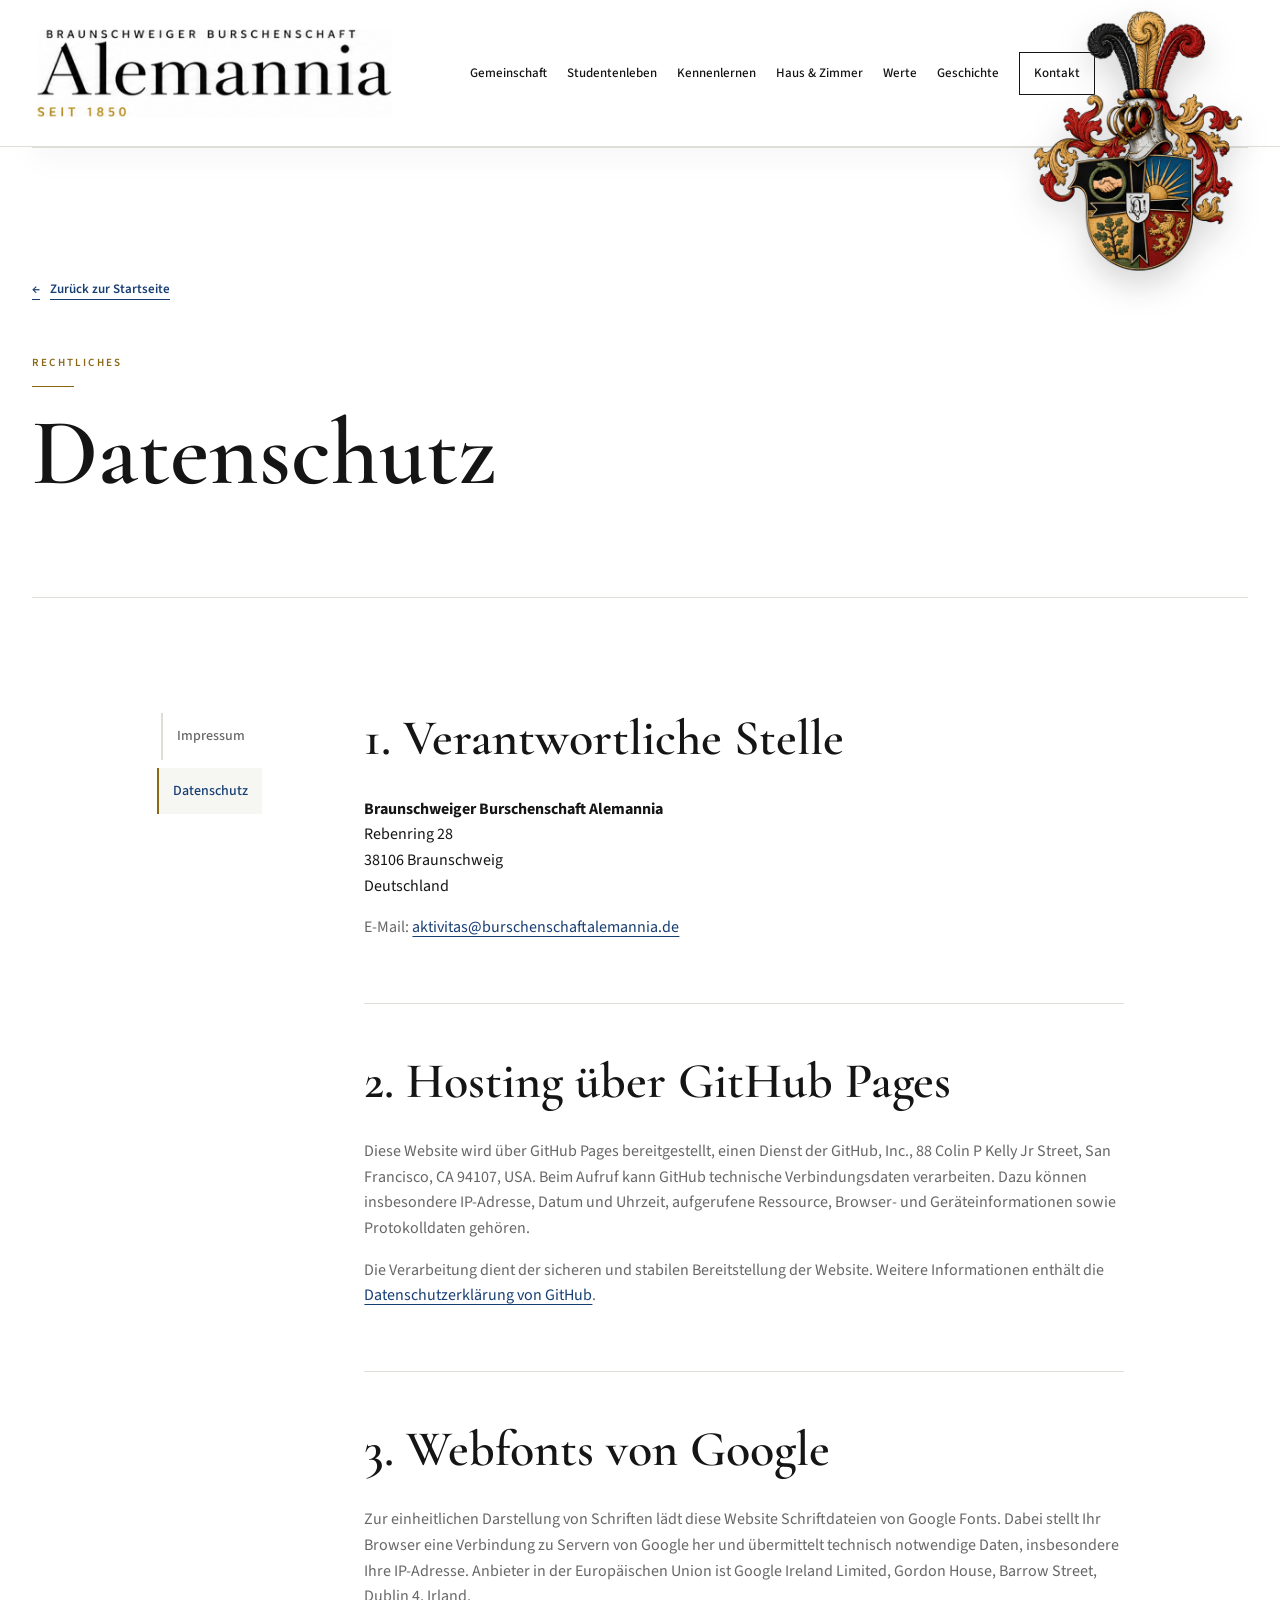
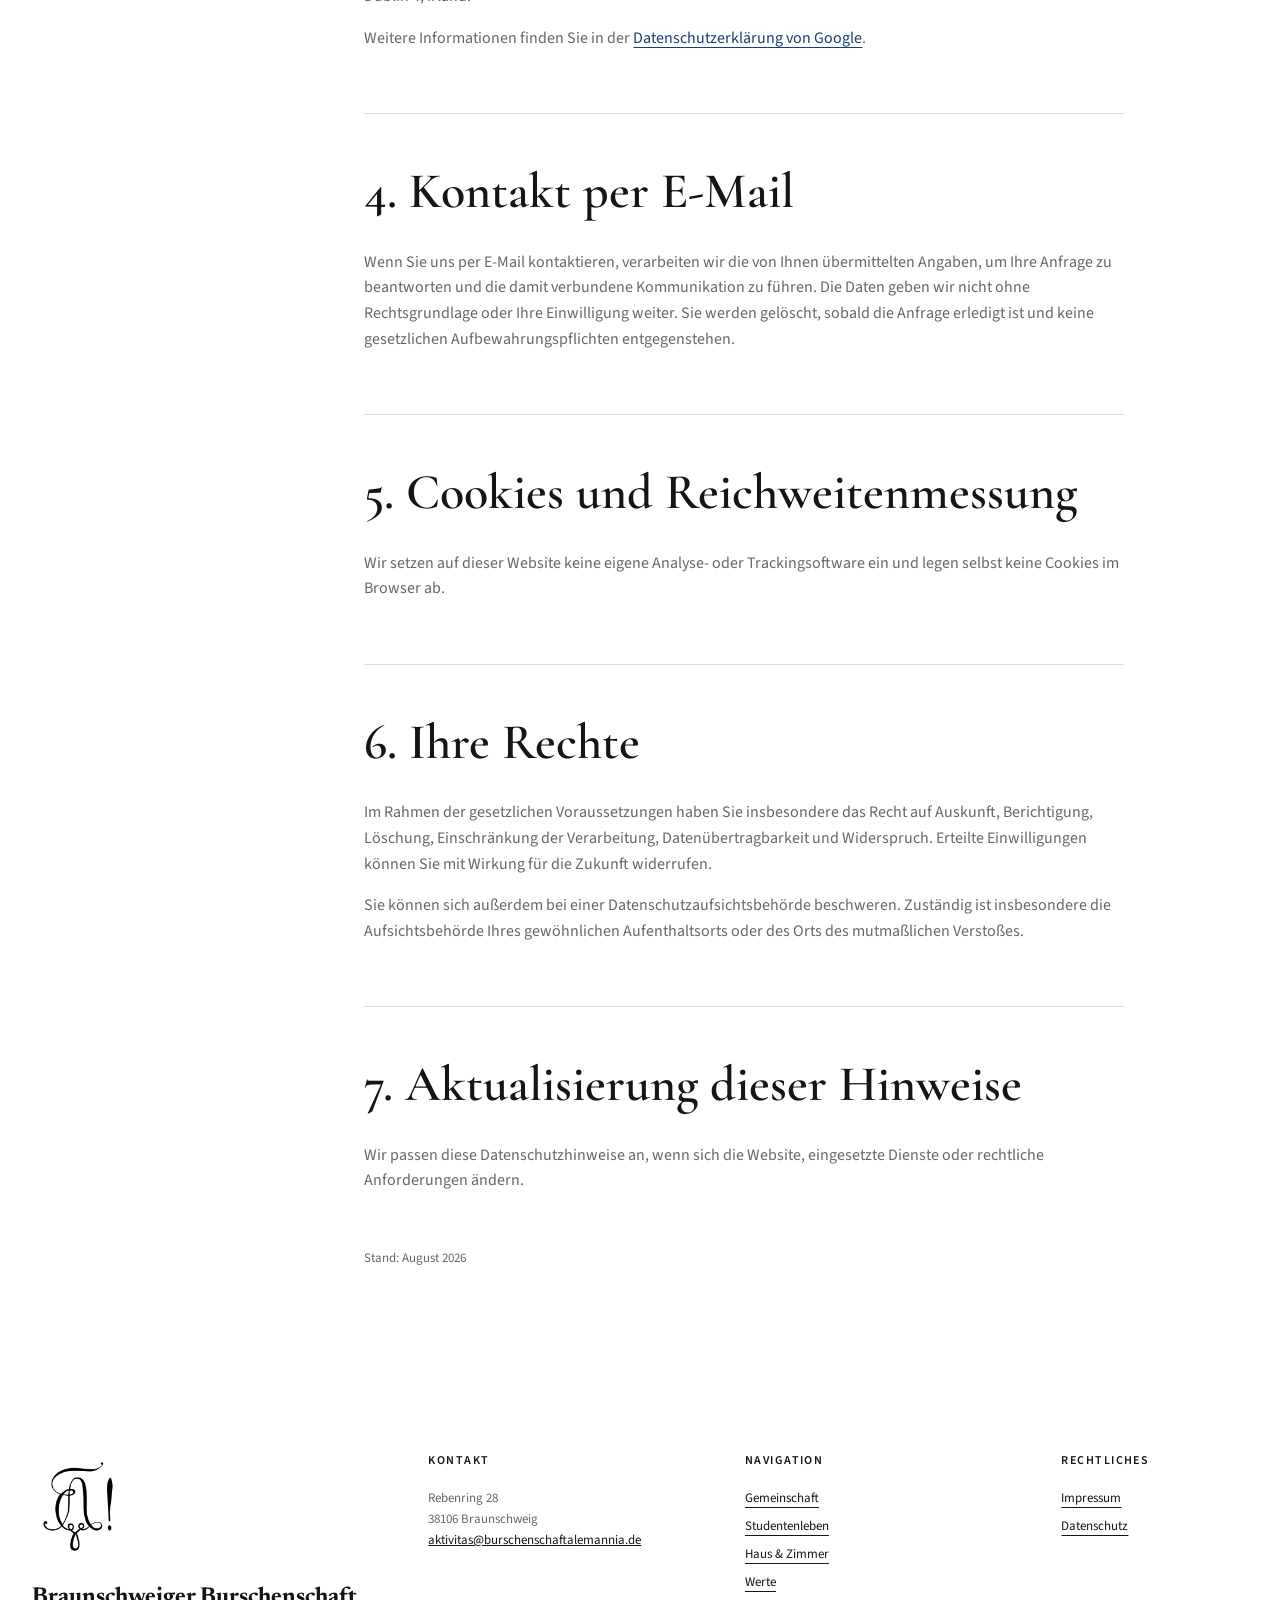
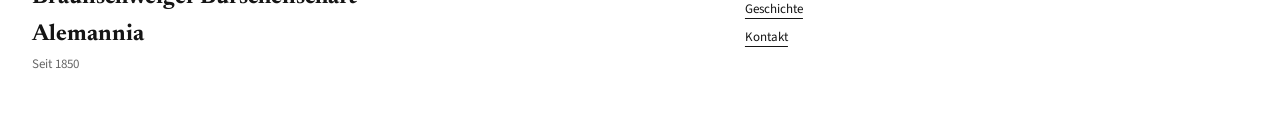
<file: datenschutz.html>
<!doctype html>
<html lang="de">
<head>
  <meta charset="UTF-8">
  <meta name="viewport" content="width=device-width, initial-scale=1.0">
  <meta name="description" content="Datenschutzhinweise der Braunschweiger Burschenschaft Alemannia.">
  <title>Datenschutz | Braunschweiger Burschenschaft Alemannia</title>
  <link rel="icon" type="image/png" sizes="64x64" href="favicon.png">
  <link rel="apple-touch-icon" sizes="180x180" href="apple-touch-icon.png">
  <link rel="preconnect" href="https://fonts.googleapis.com">
  <link rel="preconnect" href="https://fonts.gstatic.com" crossorigin>
  <link href="https://fonts.googleapis.com/css2?family=Cormorant+Garamond:wght@500;600&family=Newsreader:opsz,wght@6..72,500;6..72,600&family=Source+Sans+3:wght@400;500;600&display=swap" rel="stylesheet">
  <link rel="stylesheet" href="styles.css?v=20260827-4">
  <link rel="stylesheet" href="pages.css?v=20260827-4">
  <script src="script.js?v=20260827-2" defer></script>
</head>
<body class="subpage-body">
  <a class="skip-link" href="#main-content">Zum Inhalt springen</a>
  <header class="site-header">
    <a class="brand" href="index.html#start" aria-label="Zur Startseite"><picture><source srcset="assets/wordmark-800.webp" type="image/webp"><img class="brand-wordmark" src="alemannia-wortmarke.png" width="1280" height="390" alt="Braunschweiger Burschenschaft Alemannia, seit 1850"></picture></a>
    <button class="menu-button" type="button" aria-expanded="false" aria-controls="navigation"><span></span><span></span><span class="sr-only">Menü öffnen</span></button>
    <nav id="navigation" aria-label="Hauptnavigation"><a href="index.html#gemeinschaft">Gemeinschaft</a><a href="index.html#leben">Studentenleben</a><a href="index.html#kontakt">Kennenlernen</a><a href="index.html#haus">Haus &amp; Zimmer</a><a href="index.html#werte">Werte</a><a href="geschichte.html">Geschichte</a><a class="nav-contact" href="index.html#kontakt">Kontakt</a></nav>
    <a class="header-crest" href="geschichte.html" aria-label="Zur Geschichte der Alemannia"><picture><source srcset="assets/wappen-480.webp" type="image/webp"><img src="wappen-freigestellt.png" width="1174" height="1433" alt="Wappen der Braunschweiger Burschenschaft Alemannia"></picture></a>
  </header>

  <main class="subpage-main" id="main-content">
    <section class="subpage-hero legal-hero" aria-labelledby="page-title"><div><a class="back-link" href="index.html#start"><span aria-hidden="true">←</span> Zurück zur Startseite</a><p class="eyebrow">Rechtliches</p><h1 id="page-title">Datenschutz</h1></div></section>
    <div class="legal-layout">
      <nav class="legal-nav" aria-label="Rechtliche Seiten"><a href="impressum.html">Impressum</a><a href="datenschutz.html" aria-current="page">Datenschutz</a></nav>
      <article class="legal-content">
        <section class="legal-section"><h2>1. Verantwortliche Stelle</h2><address><strong>Braunschweiger Burschenschaft Alemannia</strong><br>Rebenring 28<br>38106 Braunschweig<br>Deutschland</address><p>E-Mail: <a href="mailto:aktivitas@burschenschaftalemannia.de">aktivitas@burschenschaftalemannia.de</a></p></section>
        <section class="legal-section"><h2>2. Hosting über GitHub Pages</h2><p>Diese Website wird über GitHub Pages bereitgestellt, einen Dienst der GitHub, Inc., 88 Colin P Kelly Jr Street, San Francisco, CA 94107, USA. Beim Aufruf kann GitHub technische Verbindungsdaten verarbeiten. Dazu können insbesondere IP-Adresse, Datum und Uhrzeit, aufgerufene Ressource, Browser- und Geräteinformationen sowie Protokolldaten gehören.</p><p>Die Verarbeitung dient der sicheren und stabilen Bereitstellung der Website. Weitere Informationen enthält die <a href="https://docs.github.com/de/site-policy/privacy-policies/github-general-privacy-statement">Datenschutzerklärung von GitHub</a>.</p></section>
        <section class="legal-section"><h2>3. Webfonts von Google</h2><p>Zur einheitlichen Darstellung von Schriften lädt diese Website Schriftdateien von Google Fonts. Dabei stellt Ihr Browser eine Verbindung zu Servern von Google her und übermittelt technisch notwendige Daten, insbesondere Ihre IP-Adresse. Anbieter in der Europäischen Union ist Google Ireland Limited, Gordon House, Barrow Street, Dublin 4, Irland.</p><p>Weitere Informationen finden Sie in der <a href="https://policies.google.com/privacy?hl=de">Datenschutzerklärung von Google</a>.</p></section>
        <section class="legal-section"><h2>4. Kontakt per E-Mail</h2><p>Wenn Sie uns per E-Mail kontaktieren, verarbeiten wir die von Ihnen übermittelten Angaben, um Ihre Anfrage zu beantworten und die damit verbundene Kommunikation zu führen. Die Daten geben wir nicht ohne Rechtsgrundlage oder Ihre Einwilligung weiter. Sie werden gelöscht, sobald die Anfrage erledigt ist und keine gesetzlichen Aufbewahrungspflichten entgegenstehen.</p></section>
        <section class="legal-section"><h2>5. Cookies und Reichweitenmessung</h2><p>Wir setzen auf dieser Website keine eigene Analyse- oder Trackingsoftware ein und legen selbst keine Cookies im Browser ab.</p></section>
        <section class="legal-section"><h2>6. Ihre Rechte</h2><p>Im Rahmen der gesetzlichen Voraussetzungen haben Sie insbesondere das Recht auf Auskunft, Berichtigung, Löschung, Einschränkung der Verarbeitung, Datenübertragbarkeit und Widerspruch. Erteilte Einwilligungen können Sie mit Wirkung für die Zukunft widerrufen.</p><p>Sie können sich außerdem bei einer Datenschutzaufsichtsbehörde beschweren. Zuständig ist insbesondere die Aufsichtsbehörde Ihres gewöhnlichen Aufenthaltsorts oder des Orts des mutmaßlichen Verstoßes.</p></section>
        <section class="legal-section"><h2>7. Aktualisierung dieser Hinweise</h2><p>Wir passen diese Datenschutzhinweise an, wenn sich die Website, eingesetzte Dienste oder rechtliche Anforderungen ändern.</p></section>
        <p class="legal-meta">Stand: August 2026</p>
      </article>
    </div>
  </main>

  <footer>
    <div class="footer-brand"><picture><source srcset="assets/zirkel-620.webp" type="image/webp"><img src="Zirkel_alt_klein.png" width="1000" height="1211" loading="lazy" decoding="async" alt="Originaler Zirkel der Alemannia"></picture><strong>Braunschweiger Burschenschaft Alemannia</strong><span>Seit 1850</span></div>
    <div><h3>Kontakt</h3><address>Rebenring 28<br>38106 Braunschweig</address><a href="mailto:aktivitas@burschenschaftalemannia.de">aktivitas@burschenschaftalemannia.de</a></div>
    <div><h3>Navigation</h3><div class="footer-links"><a href="index.html#gemeinschaft">Gemeinschaft</a><a href="index.html#leben">Studentenleben</a><a href="index.html#haus">Haus &amp; Zimmer</a><a href="index.html#werte">Werte</a><a href="geschichte.html">Geschichte</a><a href="index.html#kontakt">Kontakt</a></div></div>
    <div><h3>Rechtliches</h3><div class="footer-links"><a href="impressum.html">Impressum</a><a href="datenschutz.html">Datenschutz</a></div></div>
  </footer>
</body>
</html>
</file>
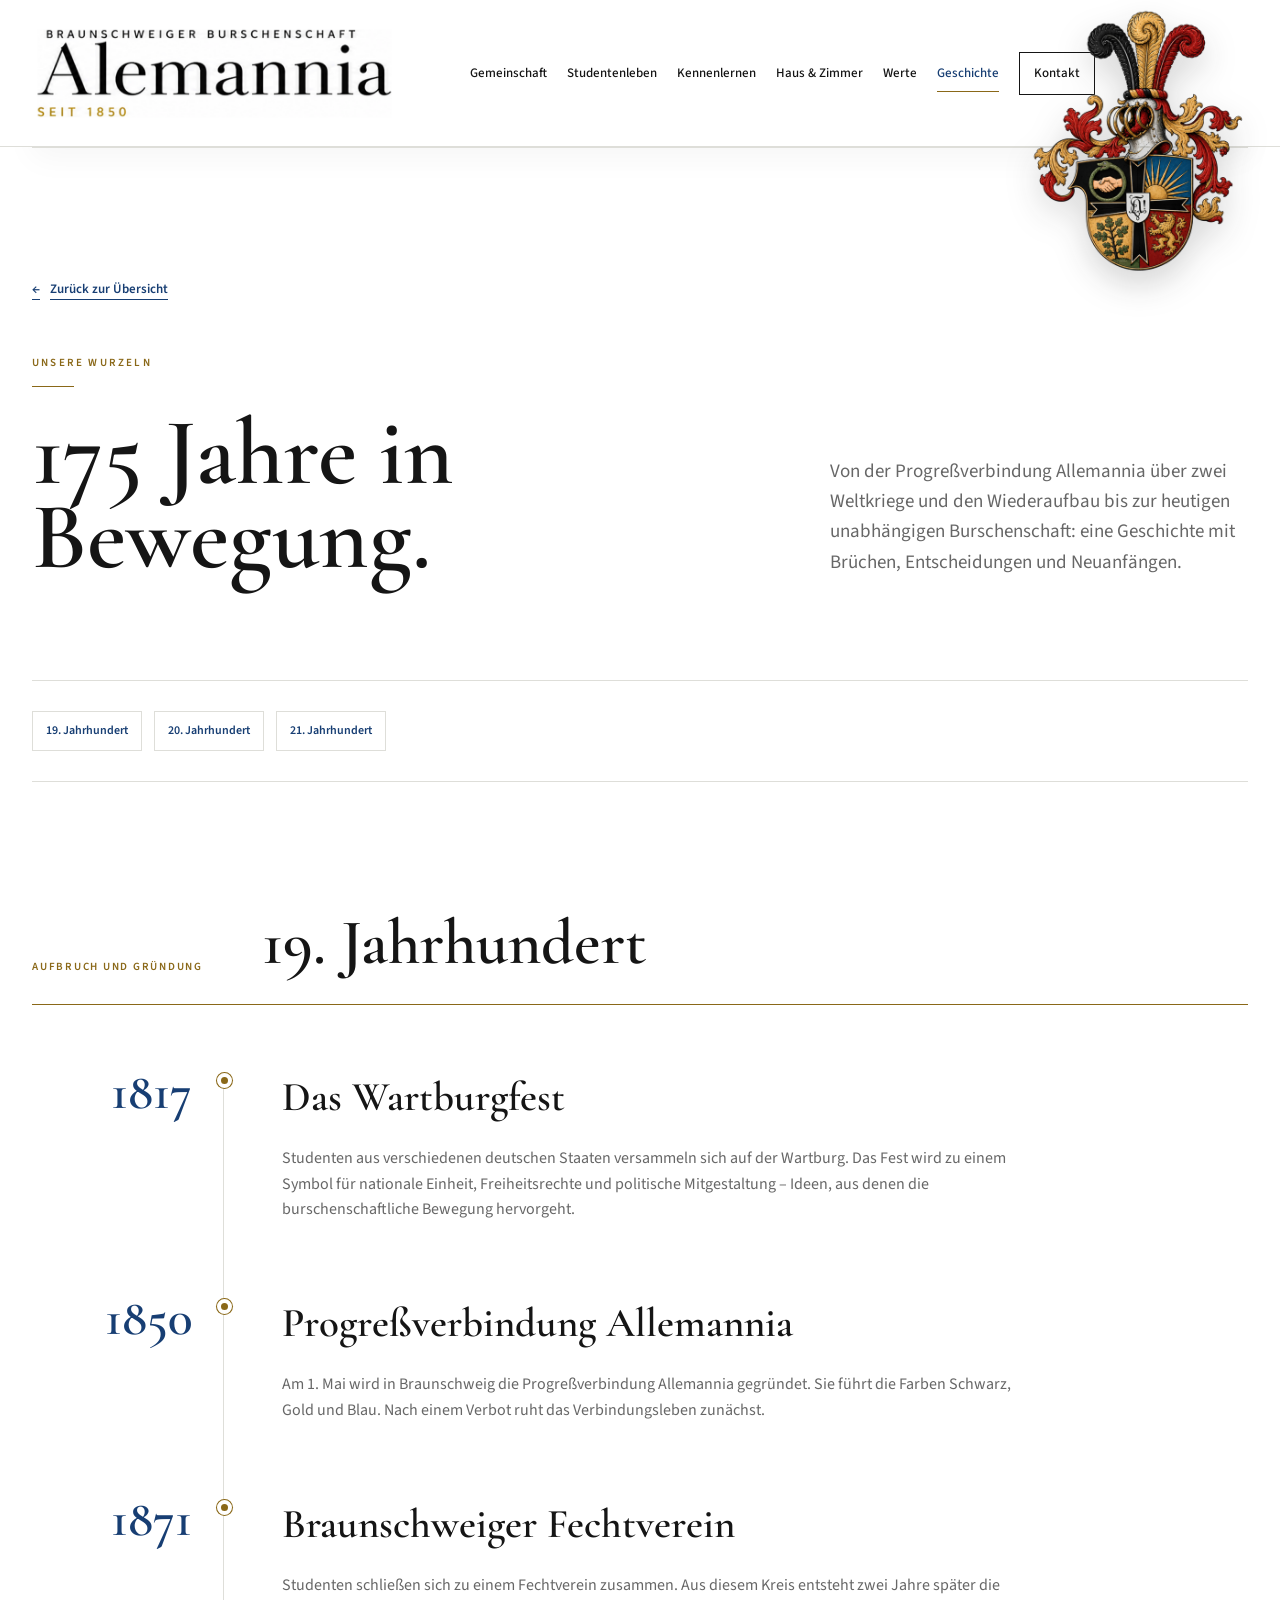
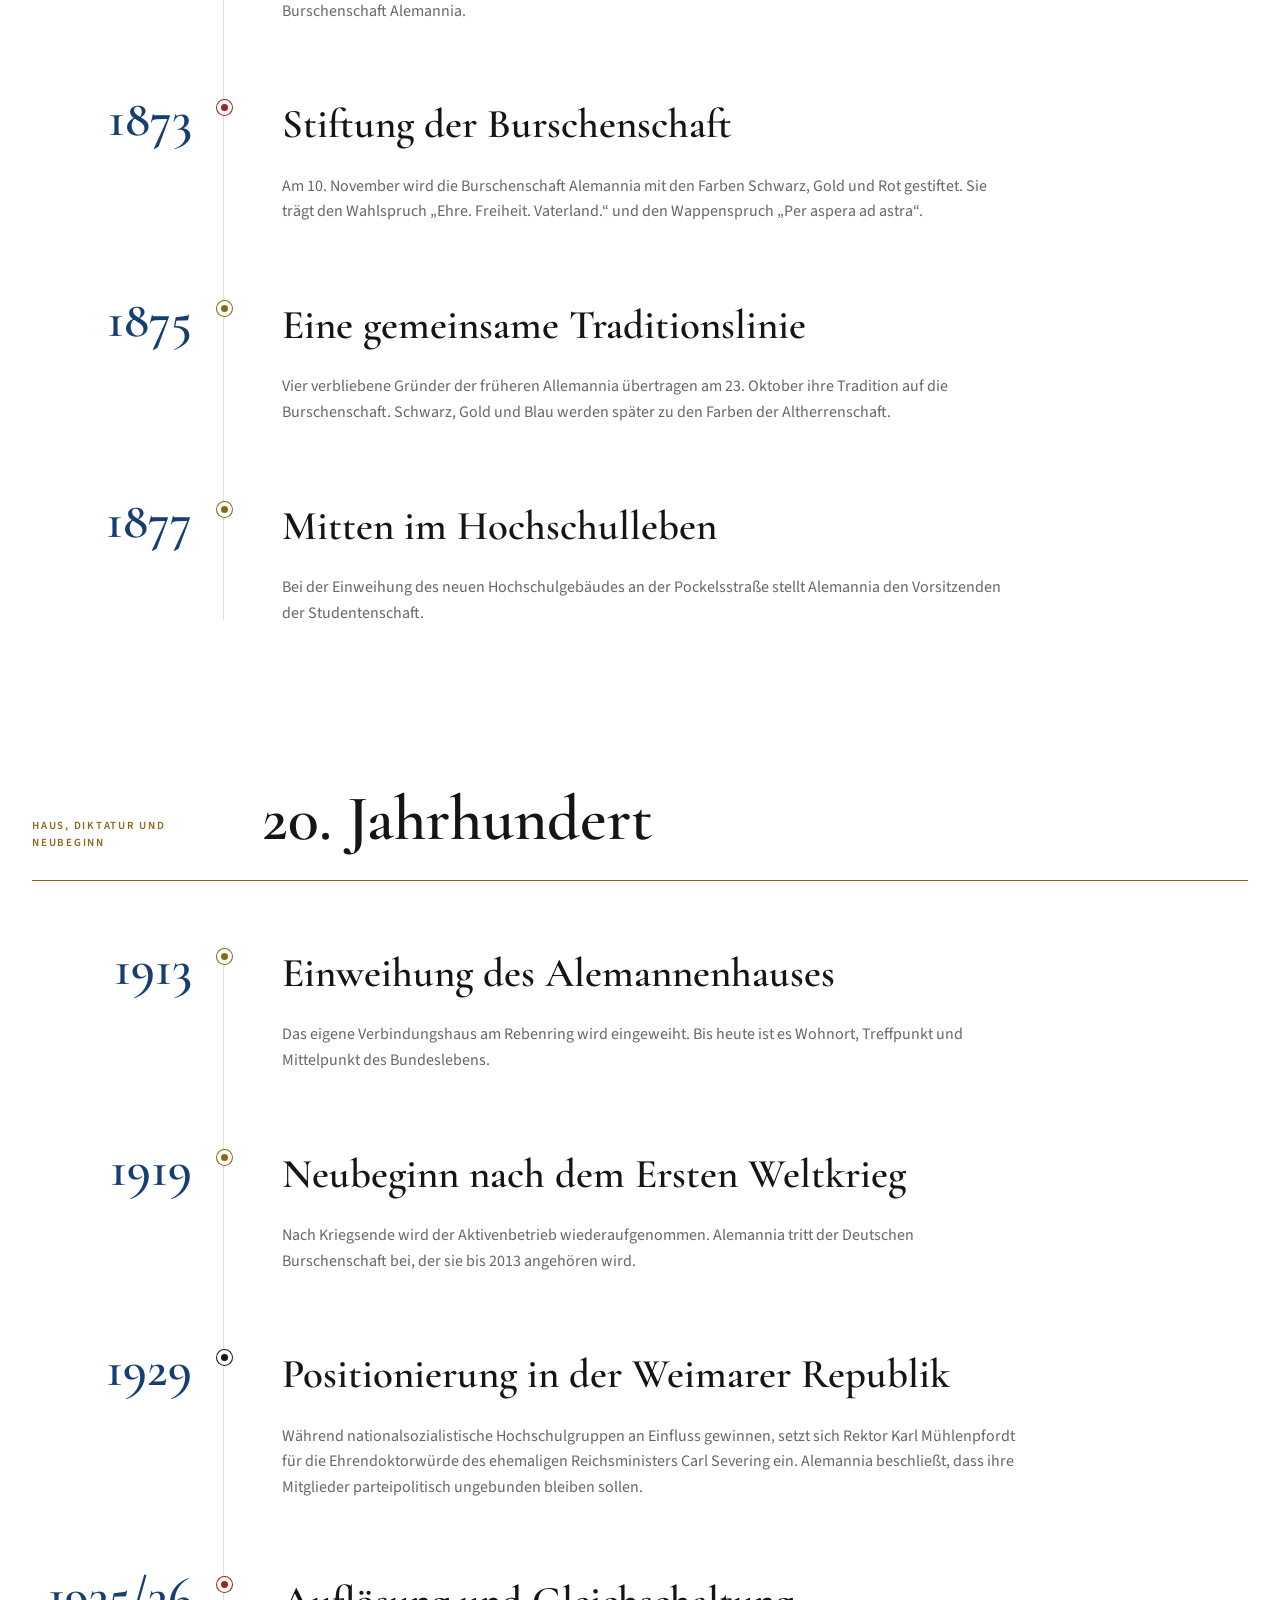
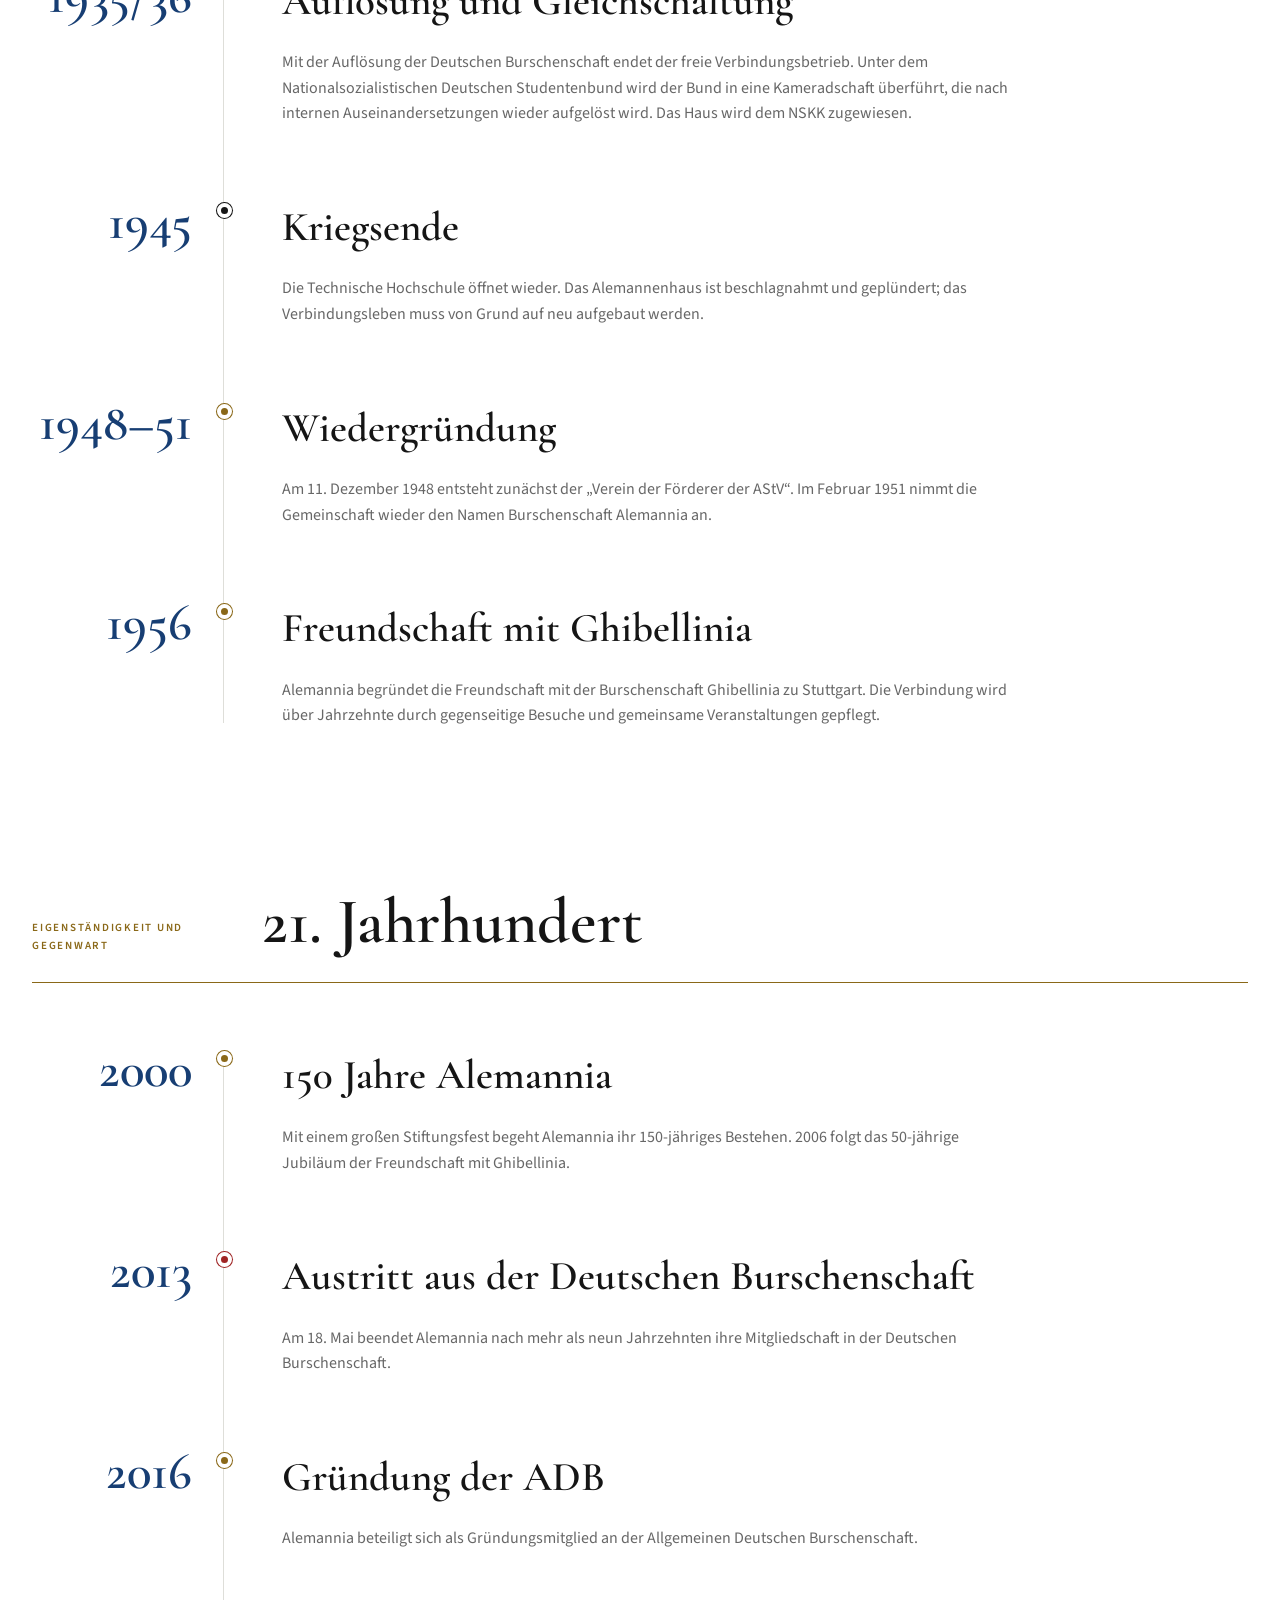
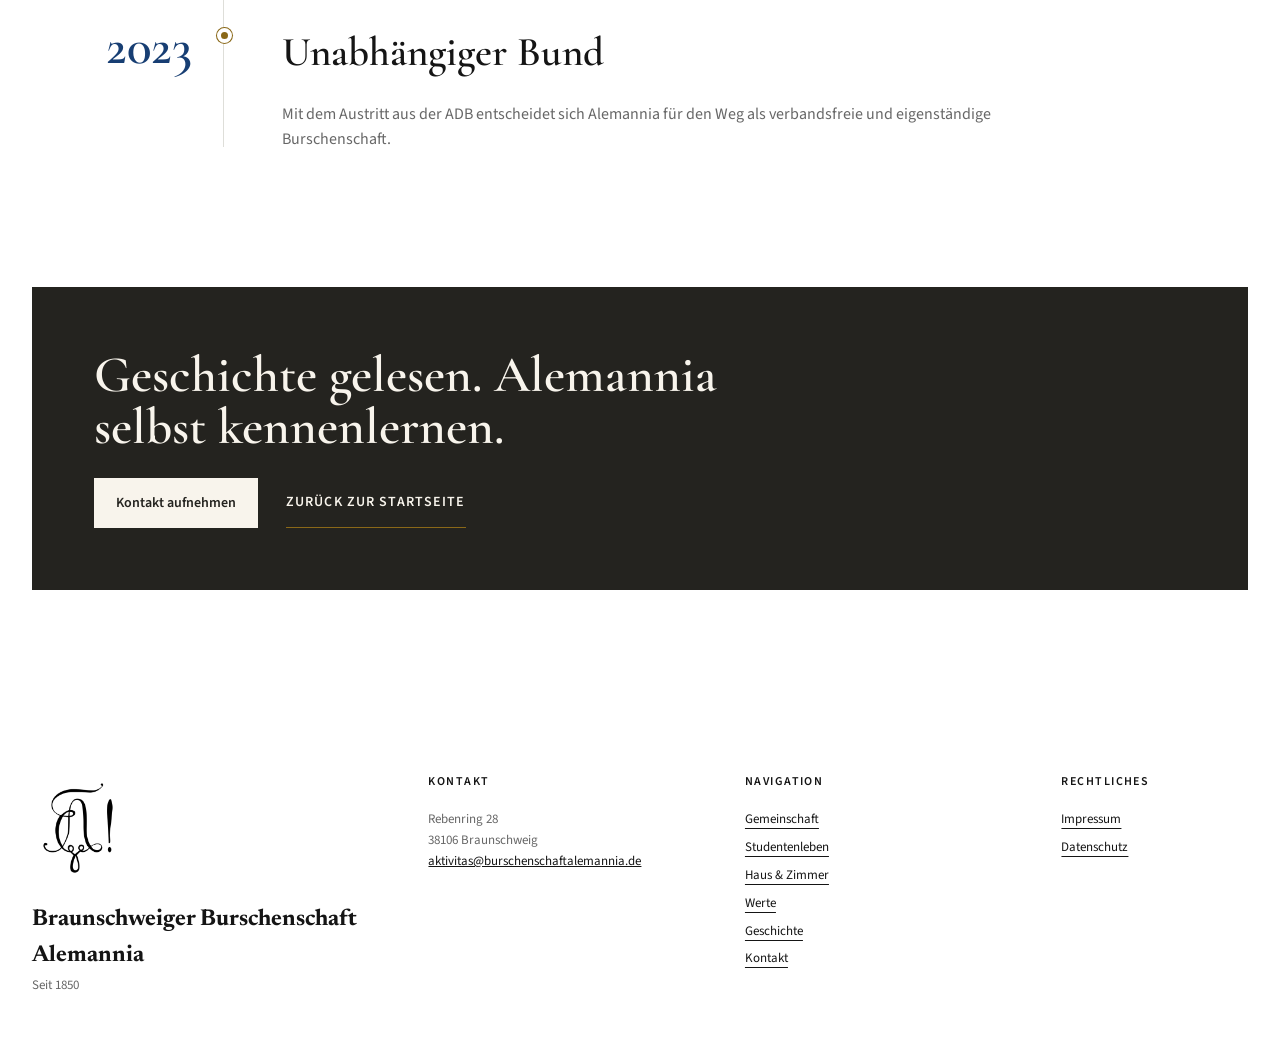
<file: geschichte.html>
<!doctype html>
<html lang="de">
<head>
  <meta charset="UTF-8">
  <meta name="viewport" content="width=device-width, initial-scale=1.0">
  <meta name="description" content="Die Geschichte der Braunschweiger Burschenschaft Alemannia von ihren Wurzeln im 19. Jahrhundert bis heute.">
  <title>Unsere Geschichte | Braunschweiger Burschenschaft Alemannia</title>
  <link rel="icon" type="image/png" sizes="64x64" href="favicon.png">
  <link rel="apple-touch-icon" sizes="180x180" href="apple-touch-icon.png">
  <link rel="preconnect" href="https://fonts.googleapis.com">
  <link rel="preconnect" href="https://fonts.gstatic.com" crossorigin>
  <link href="https://fonts.googleapis.com/css2?family=Cormorant+Garamond:wght@500;600&family=Newsreader:opsz,wght@6..72,500;6..72,600&family=Source+Sans+3:wght@400;500;600&display=swap" rel="stylesheet">
  <link rel="stylesheet" href="styles.css?v=20260827-4">
  <link rel="stylesheet" href="pages.css?v=20260827-4">
  <script src="script.js?v=20260827-2" defer></script>
</head>
<body class="subpage-body">
  <a class="skip-link" href="#main-content">Zum Inhalt springen</a>
  <header class="site-header">
    <a class="brand" href="index.html#start" aria-label="Zur Startseite">
      <picture><source srcset="assets/wordmark-800.webp" type="image/webp"><img class="brand-wordmark" src="alemannia-wortmarke.png" width="1280" height="390" alt="Braunschweiger Burschenschaft Alemannia, seit 1850"></picture>
    </a>
    <button class="menu-button" type="button" aria-expanded="false" aria-controls="navigation"><span></span><span></span><span class="sr-only">Menü öffnen</span></button>
    <nav id="navigation" aria-label="Hauptnavigation">
      <a href="index.html#gemeinschaft">Gemeinschaft</a><a href="index.html#leben">Studentenleben</a><a href="index.html#kontakt">Kennenlernen</a><a href="index.html#haus">Haus &amp; Zimmer</a><a href="index.html#werte">Werte</a><a class="is-active" href="geschichte.html" aria-current="page">Geschichte</a><a class="nav-contact" href="index.html#kontakt">Kontakt</a>
    </nav>
    <a class="header-crest" href="geschichte.html" aria-label="Aktuelle Seite: Geschichte der Alemannia"><picture><source srcset="assets/wappen-480.webp" type="image/webp"><img src="wappen-freigestellt.png" width="1174" height="1433" alt="Wappen der Braunschweiger Burschenschaft Alemannia"></picture></a>
  </header>

  <main class="subpage-main" id="main-content">
    <section class="subpage-hero" aria-labelledby="page-title">
      <div>
        <a class="back-link" href="index.html#geschichte"><span aria-hidden="true">←</span> Zurück zur Übersicht</a>
        <p class="eyebrow">Unsere Wurzeln</p>
        <h1 id="page-title">175 Jahre in Bewegung.</h1>
      </div>
      <p class="subpage-lead">Von der Progreßverbindung Allemannia über zwei Weltkriege und den Wiederaufbau bis zur heutigen unabhängigen Burschenschaft: eine Geschichte mit Brüchen, Entscheidungen und Neuanfängen.</p>
    </section>

    <nav class="era-nav" aria-label="Epochen im Zeitstrahl">
      <a href="#neunzehntes">19. Jahrhundert</a>
      <a href="#zwanzigstes">20. Jahrhundert</a>
      <a href="#einundzwanzigstes">21. Jahrhundert</a>
    </nav>

    <article class="timeline-page">
      <section class="timeline-era" id="neunzehntes" aria-labelledby="neunzehntes-title">
        <div class="timeline-era-heading"><span>Aufbruch und Gründung</span><h2 id="neunzehntes-title">19. Jahrhundert</h2></div>
        <div class="timeline">
          <article class="timeline-item"><div class="timeline-year">1817</div><span class="timeline-marker" aria-hidden="true"></span><div class="timeline-copy"><h3>Das Wartburgfest</h3><p>Studenten aus verschiedenen deutschen Staaten versammeln sich auf der Wartburg. Das Fest wird zu einem Symbol für nationale Einheit, Freiheitsrechte und politische Mitgestaltung – Ideen, aus denen die burschenschaftliche Bewegung hervorgeht.</p></div></article>
          <article class="timeline-item"><div class="timeline-year">1850</div><span class="timeline-marker" aria-hidden="true"></span><div class="timeline-copy"><h3>Progreßverbindung Allemannia</h3><p>Am 1. Mai wird in Braunschweig die Progreßverbindung Allemannia gegründet. Sie führt die Farben Schwarz, Gold und Blau. Nach einem Verbot ruht das Verbindungsleben zunächst.</p></div></article>
          <article class="timeline-item"><div class="timeline-year">1871</div><span class="timeline-marker" aria-hidden="true"></span><div class="timeline-copy"><h3>Braunschweiger Fechtverein</h3><p>Studenten schließen sich zu einem Fechtverein zusammen. Aus diesem Kreis entsteht zwei Jahre später die Burschenschaft Alemannia.</p></div></article>
          <article class="timeline-item is-red"><div class="timeline-year">1873</div><span class="timeline-marker" aria-hidden="true"></span><div class="timeline-copy"><h3>Stiftung der Burschenschaft</h3><p>Am 10. November wird die Burschenschaft Alemannia mit den Farben Schwarz, Gold und Rot gestiftet. Sie trägt den Wahlspruch „Ehre. Freiheit. Vaterland.“ und den Wappenspruch „Per aspera ad astra“.</p></div></article>
          <article class="timeline-item"><div class="timeline-year">1875</div><span class="timeline-marker" aria-hidden="true"></span><div class="timeline-copy"><h3>Eine gemeinsame Traditionslinie</h3><p>Vier verbliebene Gründer der früheren Allemannia übertragen am 23. Oktober ihre Tradition auf die Burschenschaft. Schwarz, Gold und Blau werden später zu den Farben der Altherrenschaft.</p></div></article>
          <article class="timeline-item"><div class="timeline-year">1877</div><span class="timeline-marker" aria-hidden="true"></span><div class="timeline-copy"><h3>Mitten im Hochschulleben</h3><p>Bei der Einweihung des neuen Hochschulgebäudes an der Pockelsstraße stellt Alemannia den Vorsitzenden der Studentenschaft.</p></div></article>
        </div>
      </section>

      <section class="timeline-era" id="zwanzigstes" aria-labelledby="zwanzigstes-title">
        <div class="timeline-era-heading"><span>Haus, Diktatur und Neubeginn</span><h2 id="zwanzigstes-title">20. Jahrhundert</h2></div>
        <div class="timeline">
          <article class="timeline-item"><div class="timeline-year">1913</div><span class="timeline-marker" aria-hidden="true"></span><div class="timeline-copy"><h3>Einweihung des Alemannenhauses</h3><p>Das eigene Verbindungshaus am Rebenring wird eingeweiht. Bis heute ist es Wohnort, Treffpunkt und Mittelpunkt des Bundeslebens.</p></div></article>
          <article class="timeline-item"><div class="timeline-year">1919</div><span class="timeline-marker" aria-hidden="true"></span><div class="timeline-copy"><h3>Neubeginn nach dem Ersten Weltkrieg</h3><p>Nach Kriegsende wird der Aktivenbetrieb wiederaufgenommen. Alemannia tritt der Deutschen Burschenschaft bei, der sie bis 2013 angehören wird.</p></div></article>
          <article class="timeline-item is-dark"><div class="timeline-year">1929</div><span class="timeline-marker" aria-hidden="true"></span><div class="timeline-copy"><h3>Positionierung in der Weimarer Republik</h3><p>Während nationalsozialistische Hochschulgruppen an Einfluss gewinnen, setzt sich Rektor Karl Mühlenpfordt für die Ehrendoktorwürde des ehemaligen Reichsministers Carl Severing ein. Alemannia beschließt, dass ihre Mitglieder parteipolitisch ungebunden bleiben sollen.</p></div></article>
          <article class="timeline-item is-red"><div class="timeline-year">1935/36</div><span class="timeline-marker" aria-hidden="true"></span><div class="timeline-copy"><h3>Auflösung und Gleichschaltung</h3><p>Mit der Auflösung der Deutschen Burschenschaft endet der freie Verbindungsbetrieb. Unter dem Nationalsozialistischen Deutschen Studentenbund wird der Bund in eine Kameradschaft überführt, die nach internen Auseinandersetzungen wieder aufgelöst wird. Das Haus wird dem NSKK zugewiesen.</p></div></article>
          <article class="timeline-item is-dark"><div class="timeline-year">1945</div><span class="timeline-marker" aria-hidden="true"></span><div class="timeline-copy"><h3>Kriegsende</h3><p>Die Technische Hochschule öffnet wieder. Das Alemannenhaus ist beschlagnahmt und geplündert; das Verbindungsleben muss von Grund auf neu aufgebaut werden.</p></div></article>
          <article class="timeline-item"><div class="timeline-year">1948–51</div><span class="timeline-marker" aria-hidden="true"></span><div class="timeline-copy"><h3>Wiedergründung</h3><p>Am 11. Dezember 1948 entsteht zunächst der „Verein der Förderer der AStV“. Im Februar 1951 nimmt die Gemeinschaft wieder den Namen Burschenschaft Alemannia an.</p></div></article>
          <article class="timeline-item"><div class="timeline-year">1956</div><span class="timeline-marker" aria-hidden="true"></span><div class="timeline-copy"><h3>Freundschaft mit Ghibellinia</h3><p>Alemannia begründet die Freundschaft mit der Burschenschaft Ghibellinia zu Stuttgart. Die Verbindung wird über Jahrzehnte durch gegenseitige Besuche und gemeinsame Veranstaltungen gepflegt.</p></div></article>
        </div>
      </section>

      <section class="timeline-era" id="einundzwanzigstes" aria-labelledby="einundzwanzigstes-title">
        <div class="timeline-era-heading"><span>Eigenständigkeit und Gegenwart</span><h2 id="einundzwanzigstes-title">21. Jahrhundert</h2></div>
        <div class="timeline">
          <article class="timeline-item"><div class="timeline-year">2000</div><span class="timeline-marker" aria-hidden="true"></span><div class="timeline-copy"><h3>150 Jahre Alemannia</h3><p>Mit einem großen Stiftungsfest begeht Alemannia ihr 150-jähriges Bestehen. 2006 folgt das 50-jährige Jubiläum der Freundschaft mit Ghibellinia.</p></div></article>
          <article class="timeline-item is-red"><div class="timeline-year">2013</div><span class="timeline-marker" aria-hidden="true"></span><div class="timeline-copy"><h3>Austritt aus der Deutschen Burschenschaft</h3><p>Am 18. Mai beendet Alemannia nach mehr als neun Jahrzehnten ihre Mitgliedschaft in der Deutschen Burschenschaft.</p></div></article>
          <article class="timeline-item"><div class="timeline-year">2016</div><span class="timeline-marker" aria-hidden="true"></span><div class="timeline-copy"><h3>Gründung der ADB</h3><p>Alemannia beteiligt sich als Gründungsmitglied an der Allgemeinen Deutschen Burschenschaft.</p></div></article>
          <article class="timeline-item"><div class="timeline-year">2023</div><span class="timeline-marker" aria-hidden="true"></span><div class="timeline-copy"><h3>Unabhängiger Bund</h3><p>Mit dem Austritt aus der ADB entscheidet sich Alemannia für den Weg als verbandsfreie und eigenständige Burschenschaft.</p></div></article>
        </div>
      </section>
    </article>

    <section class="page-cta" aria-labelledby="cta-title">
      <h2 id="cta-title">Geschichte gelesen. Alemannia selbst kennenlernen.</h2>
      <div class="button-row"><a class="button button-light" href="index.html#kontakt">Kontakt aufnehmen</a><a class="button button-link" href="index.html#geschichte">Zurück zur Startseite</a></div>
    </section>
  </main>

  <footer>
    <div class="footer-brand"><picture><source srcset="assets/zirkel-620.webp" type="image/webp"><img src="Zirkel_alt_klein.png" width="1000" height="1211" loading="lazy" decoding="async" alt="Originaler Zirkel der Alemannia"></picture><strong>Braunschweiger Burschenschaft Alemannia</strong><span>Seit 1850</span></div>
    <div><h3>Kontakt</h3><address>Rebenring 28<br>38106 Braunschweig</address><a href="mailto:aktivitas@burschenschaftalemannia.de">aktivitas@burschenschaftalemannia.de</a></div>
    <div><h3>Navigation</h3><div class="footer-links"><a href="index.html#gemeinschaft">Gemeinschaft</a><a href="index.html#leben">Studentenleben</a><a href="index.html#haus">Haus &amp; Zimmer</a><a href="index.html#werte">Werte</a><a href="geschichte.html">Geschichte</a><a href="index.html#kontakt">Kontakt</a></div></div>
    <div><h3>Rechtliches</h3><div class="footer-links"><a href="impressum.html">Impressum</a><a href="datenschutz.html">Datenschutz</a></div></div>
  </footer>
</body>
</html>
</file>
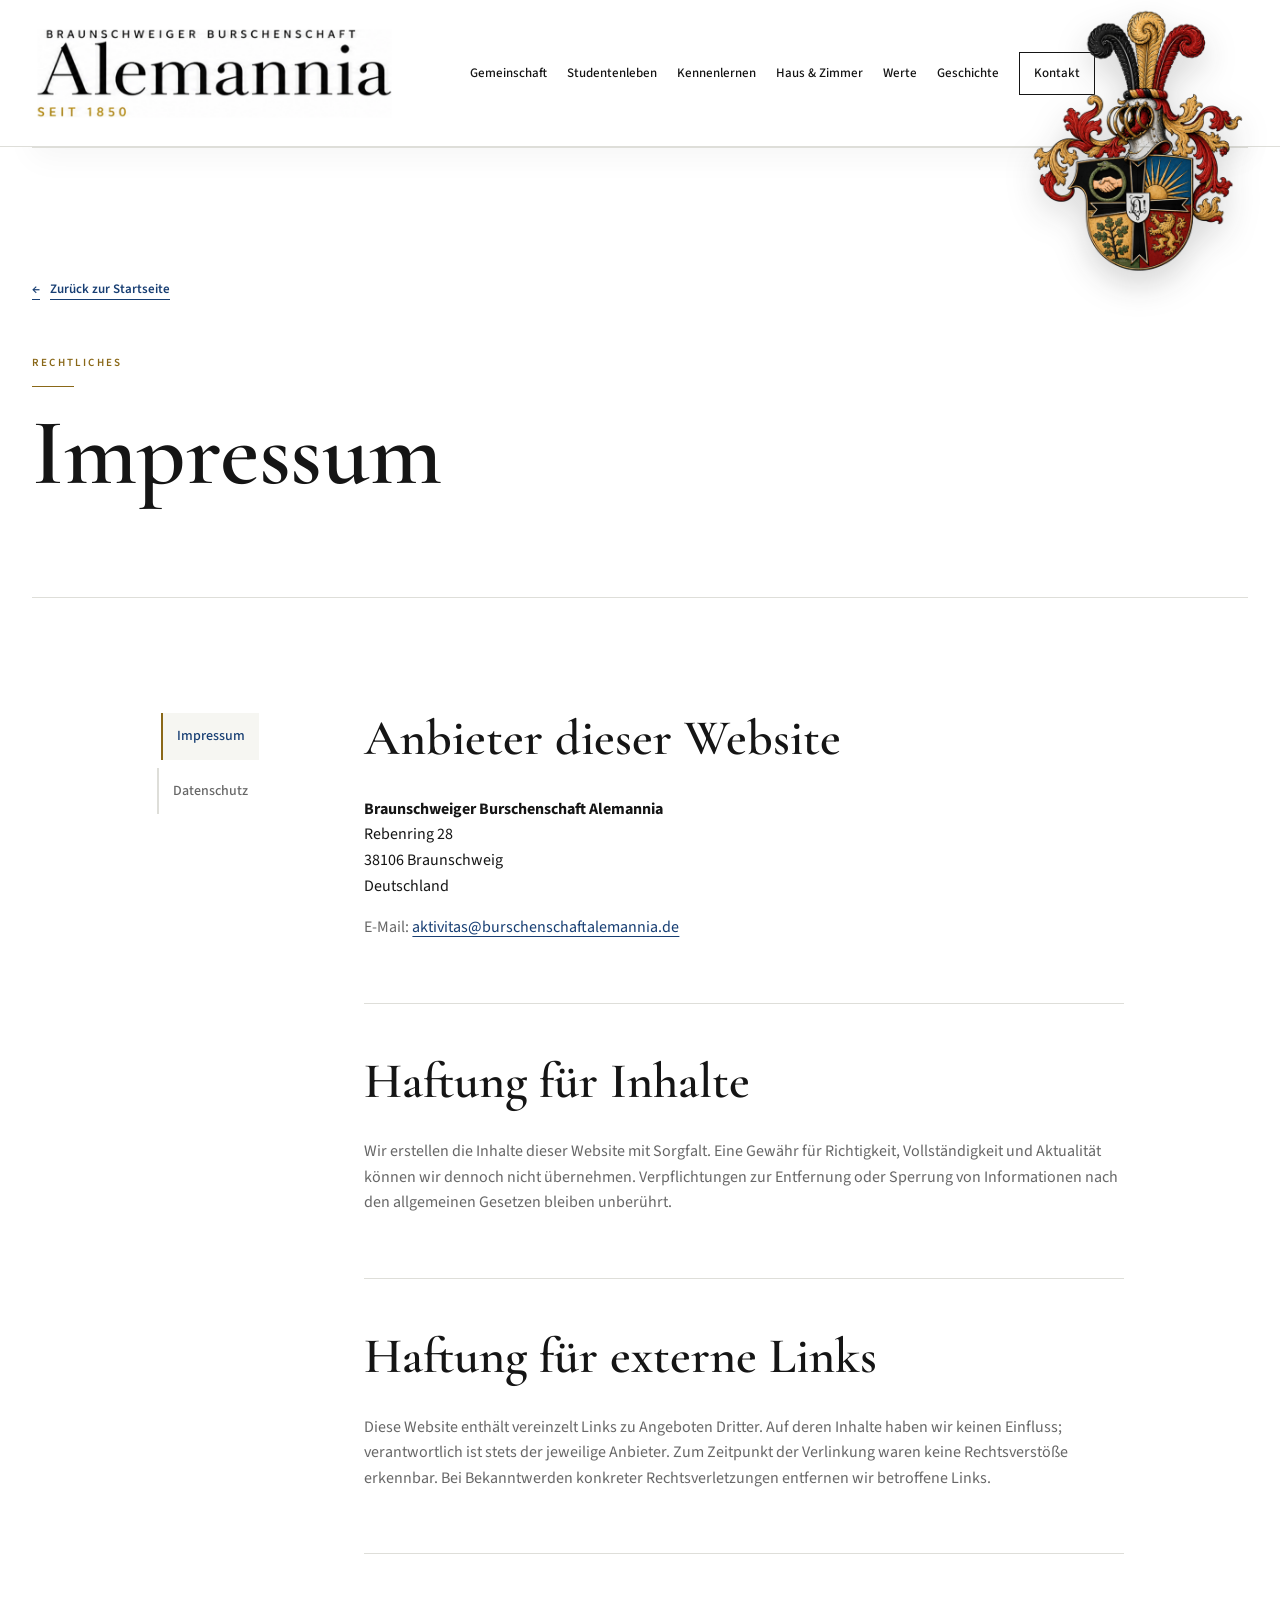
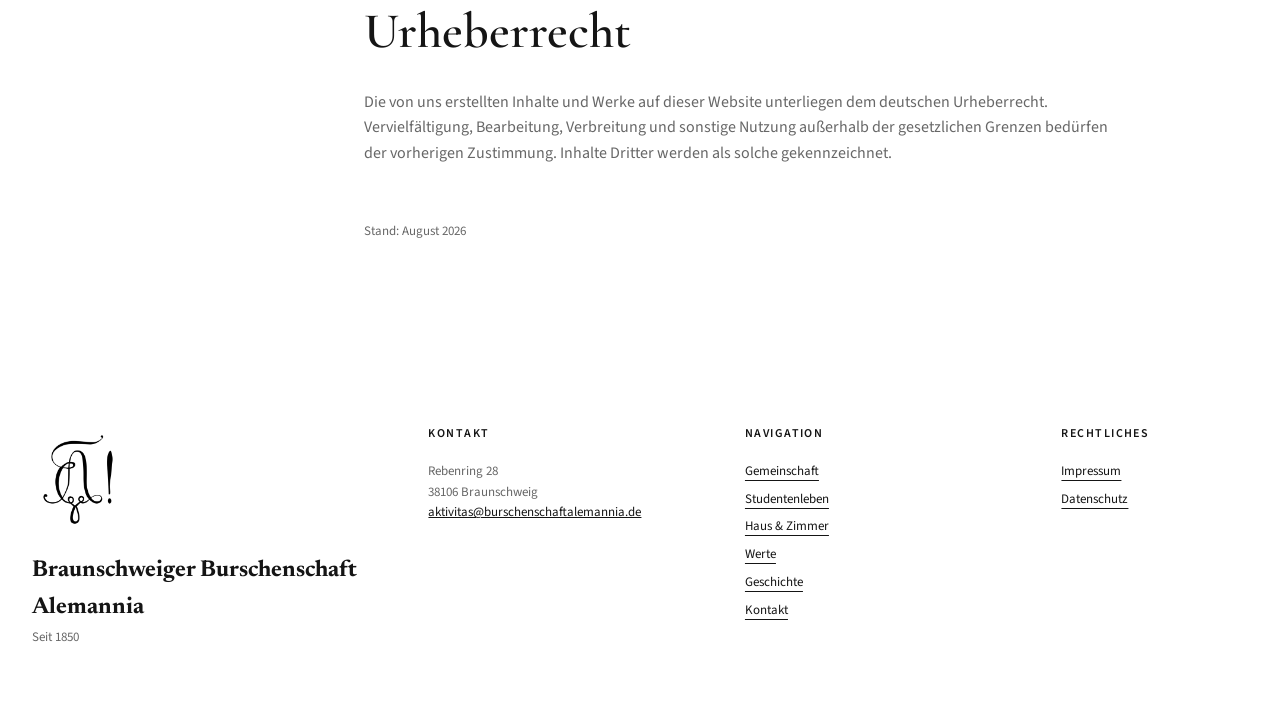
<file: impressum.html>
<!doctype html>
<html lang="de">
<head>
  <meta charset="UTF-8">
  <meta name="viewport" content="width=device-width, initial-scale=1.0">
  <meta name="description" content="Impressum der Braunschweiger Burschenschaft Alemannia.">
  <title>Impressum | Braunschweiger Burschenschaft Alemannia</title>
  <link rel="icon" type="image/png" sizes="64x64" href="favicon.png">
  <link rel="apple-touch-icon" sizes="180x180" href="apple-touch-icon.png">
  <link rel="preconnect" href="https://fonts.googleapis.com">
  <link rel="preconnect" href="https://fonts.gstatic.com" crossorigin>
  <link href="https://fonts.googleapis.com/css2?family=Cormorant+Garamond:wght@500;600&family=Newsreader:opsz,wght@6..72,500;6..72,600&family=Source+Sans+3:wght@400;500;600&display=swap" rel="stylesheet">
  <link rel="stylesheet" href="styles.css?v=20260827-4">
  <link rel="stylesheet" href="pages.css?v=20260827-4">
  <script src="script.js?v=20260827-2" defer></script>
</head>
<body class="subpage-body">
  <a class="skip-link" href="#main-content">Zum Inhalt springen</a>
  <header class="site-header">
    <a class="brand" href="index.html#start" aria-label="Zur Startseite"><picture><source srcset="assets/wordmark-800.webp" type="image/webp"><img class="brand-wordmark" src="alemannia-wortmarke.png" width="1280" height="390" alt="Braunschweiger Burschenschaft Alemannia, seit 1850"></picture></a>
    <button class="menu-button" type="button" aria-expanded="false" aria-controls="navigation"><span></span><span></span><span class="sr-only">Menü öffnen</span></button>
    <nav id="navigation" aria-label="Hauptnavigation"><a href="index.html#gemeinschaft">Gemeinschaft</a><a href="index.html#leben">Studentenleben</a><a href="index.html#kontakt">Kennenlernen</a><a href="index.html#haus">Haus &amp; Zimmer</a><a href="index.html#werte">Werte</a><a href="geschichte.html">Geschichte</a><a class="nav-contact" href="index.html#kontakt">Kontakt</a></nav>
    <a class="header-crest" href="geschichte.html" aria-label="Zur Geschichte der Alemannia"><picture><source srcset="assets/wappen-480.webp" type="image/webp"><img src="wappen-freigestellt.png" width="1174" height="1433" alt="Wappen der Braunschweiger Burschenschaft Alemannia"></picture></a>
  </header>

  <main class="subpage-main" id="main-content">
    <section class="subpage-hero legal-hero" aria-labelledby="page-title"><div><a class="back-link" href="index.html#start"><span aria-hidden="true">←</span> Zurück zur Startseite</a><p class="eyebrow">Rechtliches</p><h1 id="page-title">Impressum</h1></div></section>
    <div class="legal-layout">
      <nav class="legal-nav" aria-label="Rechtliche Seiten"><a href="impressum.html" aria-current="page">Impressum</a><a href="datenschutz.html">Datenschutz</a></nav>
      <article class="legal-content">
        <section class="legal-section"><h2>Anbieter dieser Website</h2><address><strong>Braunschweiger Burschenschaft Alemannia</strong><br>Rebenring 28<br>38106 Braunschweig<br>Deutschland</address><p>E-Mail: <a href="mailto:aktivitas@burschenschaftalemannia.de">aktivitas@burschenschaftalemannia.de</a></p></section>
        <section class="legal-section"><h2>Haftung für Inhalte</h2><p>Wir erstellen die Inhalte dieser Website mit Sorgfalt. Eine Gewähr für Richtigkeit, Vollständigkeit und Aktualität können wir dennoch nicht übernehmen. Verpflichtungen zur Entfernung oder Sperrung von Informationen nach den allgemeinen Gesetzen bleiben unberührt.</p></section>
        <section class="legal-section"><h2>Haftung für externe Links</h2><p>Diese Website enthält vereinzelt Links zu Angeboten Dritter. Auf deren Inhalte haben wir keinen Einfluss; verantwortlich ist stets der jeweilige Anbieter. Zum Zeitpunkt der Verlinkung waren keine Rechtsverstöße erkennbar. Bei Bekanntwerden konkreter Rechtsverletzungen entfernen wir betroffene Links.</p></section>
        <section class="legal-section"><h2>Urheberrecht</h2><p>Die von uns erstellten Inhalte und Werke auf dieser Website unterliegen dem deutschen Urheberrecht. Vervielfältigung, Bearbeitung, Verbreitung und sonstige Nutzung außerhalb der gesetzlichen Grenzen bedürfen der vorherigen Zustimmung. Inhalte Dritter werden als solche gekennzeichnet.</p></section>
        <p class="legal-meta">Stand: August 2026</p>
      </article>
    </div>
  </main>

  <footer>
    <div class="footer-brand"><picture><source srcset="assets/zirkel-620.webp" type="image/webp"><img src="Zirkel_alt_klein.png" width="1000" height="1211" loading="lazy" decoding="async" alt="Originaler Zirkel der Alemannia"></picture><strong>Braunschweiger Burschenschaft Alemannia</strong><span>Seit 1850</span></div>
    <div><h3>Kontakt</h3><address>Rebenring 28<br>38106 Braunschweig</address><a href="mailto:aktivitas@burschenschaftalemannia.de">aktivitas@burschenschaftalemannia.de</a></div>
    <div><h3>Navigation</h3><div class="footer-links"><a href="index.html#gemeinschaft">Gemeinschaft</a><a href="index.html#leben">Studentenleben</a><a href="index.html#haus">Haus &amp; Zimmer</a><a href="index.html#werte">Werte</a><a href="geschichte.html">Geschichte</a><a href="index.html#kontakt">Kontakt</a></div></div>
    <div><h3>Rechtliches</h3><div class="footer-links"><a href="impressum.html">Impressum</a><a href="datenschutz.html">Datenschutz</a></div></div>
  </footer>
</body>
</html>
</file>
<file: styles.css>
:root { color-scheme: light; --ink: #151515; --charcoal: #24231f; --muted: #676767; --warm-muted: #d7d2c8; --line: #deded9; --paper: #fff; --soft: #f6f6f2; --gold: #8a6818; --blue: #173e73; --red: #9f2424; }
* { box-sizing: border-box; }
html { scroll-behavior: smooth; }
body { margin: 0; padding-top: 142px; color: var(--ink); background: var(--paper); font-family: "Source Sans 3", sans-serif; font-size: 16px; line-height: 1.6; }
a { color: inherit; }
img { display: block; max-width: 100%; }
figure { margin: 0; }
.sr-only { position: absolute; width: 1px; height: 1px; overflow: hidden; clip: rect(0, 0, 0, 0); }
.skip-link { position: fixed; z-index: 100; top: 12px; left: 12px; padding: 10px 14px; color: white; background: var(--ink); text-decoration: none; transform: translateY(-160%); }
.skip-link:focus { transform: translateY(0); }
.site-header, main > section, footer { width: min(1240px, calc(100% - 64px)); margin-inline: auto; }
main > section { scroll-margin-top: 190px; }
main > section > * { min-width: 0; }
.site-header { position: fixed; z-index: 20; top: 0; left: 50%; display: grid; grid-template-columns: auto 1fr auto; gap: 32px; align-items: center; min-height: 142px; border-bottom: 1px solid var(--line); background: var(--paper); box-shadow: 0 10px 30px rgba(21, 21, 21, .04); transform: translateX(-50%); }
.site-header::before { position: absolute; z-index: -1; inset: 0 50%; width: 100vw; background: inherit; border-bottom: inherit; content: ""; transform: translateX(-50%); }
.brand { display: block; text-decoration: none; }
.brand-wordmark { display: block; }
.header-crest { position: absolute; z-index: 2; top: 8px; right: 0; filter: drop-shadow(0 14px 16px rgba(24, 24, 23, .18)); }
.header-crest img { width: 100%; height: 100%; object-fit: contain; }
.brand-crest { align-self: flex-start; width: 238px; height: 287px; margin-bottom: -145px; object-fit: contain; transform: translateY(10px); }
.brand-copy { display: flex; flex-direction: column; }
.brand-name { font-family: "Newsreader", serif; font-size: 46px; font-weight: 600; line-height: 1.05; }
.brand-name small { display: block; margin-bottom: 10px; font-family: "Source Sans 3", sans-serif; font-size: 10px; font-weight: 600; letter-spacing: .12em; text-transform: uppercase; }
nav { display: flex; justify-self: end; align-items: center; gap: 36px; }
nav a { position: relative; padding-block: 10px; font-size: 14px; font-weight: 500; text-decoration: none; white-space: nowrap; }
nav a:not(.nav-contact)::after { position: absolute; right: 0; bottom: 2px; left: 0; height: 1px; background: var(--gold); content: ""; transform: scaleX(0); transform-origin: left; transition: transform 180ms ease; }
nav a:not(.nav-contact):hover, nav a:not(.nav-contact).is-active { color: var(--blue); }
nav a:not(.nav-contact):hover::after, nav a:not(.nav-contact).is-active::after { transform: scaleX(1); }
.nav-contact { padding: 10px 18px; border: 1px solid var(--ink); }
.nav-contact:hover { color: white; background: var(--ink); }
.menu-button { display: none; }
.hero { position: relative; display: block; min-height: min(720px, calc(100vh - 142px)); overflow: hidden; isolation: isolate; }
.hero-copy { position: relative; z-index: 2; display: flex; width: 58%; min-height: inherit; flex-direction: column; justify-content: center; max-width: 760px; padding: 110px 42px 100px 0; }
.eyebrow { margin: 0 0 28px; color: var(--gold); font-size: 11px; font-weight: 600; letter-spacing: .2em; text-transform: uppercase; }
.eyebrow::after { display: block; width: 42px; height: 1px; margin-top: 15px; background: currentColor; content: ""; }
.hero-motto { margin: 0 0 34px; color: var(--gold); font-size: 12px; font-weight: 600; letter-spacing: .28em; text-transform: uppercase; }
.hero-motto::after { display: block; width: 44px; height: 1px; margin-top: 18px; background: var(--gold); content: ""; }
.kicker, .section-number { margin: 0 0 26px; color: var(--blue); font-size: 11px; font-weight: 600; letter-spacing: .12em; text-transform: uppercase; }
h1, h2, h3 { margin-top: 0; font-family: "Cormorant Garamond", serif; font-weight: 600; letter-spacing: 0; }
h1 { max-width: 980px; margin-bottom: 34px; font-size: clamp(66px, 7.4vw, 112px); line-height: .88; }
h2 { margin-bottom: 32px; font-size: clamp(46px, 5vw, 72px); line-height: 1.03; }
h3 { margin-bottom: 12px; font-size: 28px; }
.hero-intro { max-width: 650px; margin: 0; color: #454b55; font-size: 20px; line-height: 1.55; }
.hero-actions, .button-row { display: flex; flex-wrap: wrap; gap: 28px; align-items: center; margin-top: 38px; }
.button { display: inline-flex; min-height: 50px; align-items: center; justify-content: center; padding: 0 22px; font-size: 14px; font-weight: 600; text-decoration: none; }
.button-primary { color: white; background: var(--ink); }
.button-primary:hover { background: var(--blue); }
.button-link { gap: 18px; padding-inline: 0; border-bottom: 1px solid var(--gold); letter-spacing: .08em; text-transform: uppercase; }
.media-placeholder { display: flex; flex-direction: column; justify-content: flex-end; min-height: 280px; padding: 26px; color: #5f5c55; background: #ecebe6; border: 1px solid #d2cfc6; }
.media-placeholder span { font-family: "Cormorant Garamond", serif; font-size: 27px; font-weight: 600; }
.media-placeholder small { margin-top: 3px; font-size: 11px; letter-spacing: .12em; text-transform: uppercase; }
.hero .hero-media { position: absolute; z-index: 0; inset: 0; min-height: 100%; overflow: hidden; background: var(--charcoal); }
.hero .hero-media > picture { position: absolute; inset: 0; }
.hero .hero-media img { position: absolute; inset: 0; width: 100%; height: 100%; object-fit: cover; object-position: center 58%; }
.hero .hero-media::after { position: absolute; z-index: 1; inset: 0; background: linear-gradient(180deg, rgba(255, 255, 255, .72) 0%, rgba(255, 255, 255, 0) 12%, rgba(255, 255, 255, 0) 80%, #fff 100%), linear-gradient(90deg, #fff 0%, rgba(255, 255, 255, .99) 30%, rgba(255, 255, 255, .92) 43%, rgba(255, 255, 255, .7) 54%, rgba(255, 255, 255, .18) 70%, rgba(255, 255, 255, 0) 82%); content: ""; pointer-events: none; }
.media-placeholder.hero-media { display: flex; padding: 36px; }
.media-placeholder.hero-media::before { align-self: center; margin: auto; color: #aaa69b; font-size: 11px; font-weight: 600; letter-spacing: .18em; content: "FOTO FEHLT"; text-transform: uppercase; }
.section { padding-block: 120px; }
.section-heading { max-width: 880px; }
.section-intro { max-width: 760px; color: var(--muted); font-size: 19px; }
.lead-columns { display: grid; gap: 64px; max-width: 930px; margin: 50px 0 70px auto; color: var(--muted); }
.lead-columns p, .section-text p, .split-copy > p, .history-copy p, .house-copy > p, .contact-copy > p { margin: 0 0 22px; }
.intro-section { display: grid; grid-template-columns: 1fr 3fr; gap: 60px; padding-block: 110px; border-top: 1px solid var(--line); }
.section-copy { max-width: 900px; }
.columns { display: grid; grid-template-columns: 1fr 1fr; gap: 52px; color: var(--muted); }
.columns p { margin: 0; }
.principles { display: grid; grid-template-columns: repeat(4, 1fr); padding-bottom: 120px; }
.principles article { min-height: 290px; padding: 28px; border-top: 3px solid var(--ink); background: var(--soft); }
.principles article + article { border-left: 1px solid var(--line); }
.principles article:nth-child(2) { border-top-color: var(--gold); }
.principles article:nth-child(3) { border-top-color: var(--blue); }
.principles article:nth-child(4) { border-top-color: var(--red); }
.principles span { display: block; margin-bottom: 78px; color: var(--muted); font-size: 11px; }
.principles p { margin: 0; color: var(--muted); font-size: 14px; }
.life-section { display: grid; grid-template-columns: .9fr 1.1fr; gap: 80px; border-top: 1px solid var(--line); }
.section-text { max-width: 560px; padding-top: 66px; color: var(--muted); }
.photo-grid { grid-column: 1 / -1; display: grid; grid-template-columns: 1.35fr .65fr; }
.photo-grid .media-large { grid-row: 1 / 3; }
.values-section { width: 100%; max-width: none; padding-inline: max(32px, calc((100% - 1240px) / 2)); background: var(--soft); }
.value-columns { display: grid; grid-template-columns: repeat(3, minmax(0, 1fr)); }
.value-columns p, .split-copy > p { color: var(--muted); }
.fine-print { padding-top: 16px; border-top: 1px solid var(--line); font-size: 14px; }
.split-section { display: grid; grid-template-columns: 1.1fr .9fr; gap: 80px; align-items: center; }
.split-copy { max-width: 650px; }
.portrait-media { min-height: 620px; }
.bond-section { border-top: 1px solid var(--line); }
.house-section { display: grid; grid-template-columns: 1.05fr .95fr; width: 100%; max-width: none; min-height: 620px; background: var(--soft); }
.house-mark { display: flex; flex-direction: column; justify-content: center; padding: 70px; color: white; background: var(--ink); }
.house-mark span, .house-mark small { font-size: 11px; letter-spacing: .12em; text-transform: uppercase; }
.house-mark strong { margin-block: 20px; font-family: "Newsreader", serif; font-size: clamp(100px, 14vw, 190px); font-weight: 500; line-height: .85; }
.house-mark small { color: #aaa; }
.house-copy { display: flex; flex-direction: column; justify-content: center; padding: 70px; }
.house-copy > p:not(.section-number) { max-width: 560px; color: var(--muted); }
.facts { display: grid; grid-template-columns: 1.4fr .6fr 1fr; gap: 22px; margin: 50px 0 0; padding-top: 26px; border-top: 1px solid var(--line); }
.facts dt { margin-bottom: 7px; color: var(--muted); font-size: 10px; letter-spacing: .1em; text-transform: uppercase; }
.facts dd { margin: 0; font-size: 13px; font-weight: 600; line-height: 1.5; }
.history-section { display: grid; grid-template-columns: 1fr 1fr; gap: 90px; padding-block: 130px; }
.history-copy { max-width: 560px; padding-top: 42px; }
.history-copy p { margin: 0 0 24px; color: var(--muted); }
.history-media { min-height: 210px; margin-top: 30px; }
.text-link { display: inline-flex; gap: 8px; margin-top: 14px; color: var(--blue); font-size: 14px; font-weight: 600; text-underline-offset: 6px; }
.contact-section { display: grid; grid-template-columns: .8fr 1.5fr auto; gap: 60px; align-items: center; width: 100%; max-width: none; padding: 85px max(32px, calc((100% - 1240px) / 2)); color: #f8f4ec; background: var(--charcoal); }
.contact-section .eyebrow, .contact-section .section-number { color: #d0ad59; }
.contact-section h2 { margin-bottom: 12px; }
.contact-section p { margin: 0; color: var(--warm-muted); }
.contact-copy { max-width: 820px; }
.contact-address { display: grid; gap: 8px; margin-top: 34px; color: #f0ebe2; }
.contact-address address { font-style: normal; }
.contact-address a { color: white; overflow-wrap: anywhere; }
.button-light { color: var(--charcoal); background: #f8f4ec; white-space: nowrap; }
.button-light:hover { color: white; background: var(--ink); }
footer { display: grid; grid-template-columns: 1.3fr 1fr 1fr .7fr; gap: 50px; padding-block: 54px; font-size: 13px; }
footer h3 { margin-bottom: 18px; font-family: "Source Sans 3", sans-serif; font-size: 12px; letter-spacing: .12em; text-transform: uppercase; }
.footer-brand { display: flex; flex-direction: column; }
.footer-brand strong { font-family: "Newsreader", serif; font-size: 23px; }
.footer-brand span, footer address { color: var(--muted); font-style: normal; }
.footer-links { display: flex; flex-direction: column; gap: 7px; }
.footer-links a { text-underline-offset: 5px; }
a:focus-visible, button:focus-visible { outline: 3px solid var(--gold); outline-offset: 4px; }
@media (max-width: 900px) {
  body { padding-top: 96px; }
  .site-header, main > section, footer { width: min(100% - 36px, 1240px); }
  main > section { scroll-margin-top: 130px; }
  .site-header { --mobile-crest-space: 120px; grid-template-columns: minmax(0, 1fr); min-height: 96px; }
  .brand-crest { width: 114px; height: 159px; margin-bottom: -63px; transform: translateY(7px); }
  .brand-name { font-size: 27px; }
  .brand-name small { max-width: 98px; font-size: 8px; line-height: 1.3; }
  .menu-button { position: absolute; z-index: 4; top: 50%; right: var(--mobile-crest-space); display: grid; gap: 7px; width: 44px; height: 44px; place-content: center; border: 0; background: transparent; transform: translateY(-50%); }
  .menu-button > span:not(.sr-only) { display: block; width: 23px; height: 1px; background: var(--ink); transition: transform 180ms ease; }
  .menu-button[aria-expanded="true"] > span:first-child { transform: translateY(4px) rotate(45deg); }
  .menu-button[aria-expanded="true"] > span:nth-child(2) { transform: translateY(-4px) rotate(-45deg); }
  nav { position: absolute; z-index: 3; top: 82px; right: var(--mobile-crest-space); display: none; width: min(260px, calc(100vw - var(--mobile-crest-space) - 30px)); align-items: stretch; padding: 10px 18px 18px; border: 1px solid var(--line); background: white; box-shadow: 0 18px 40px rgba(21, 21, 21, .12); }
  nav.is-open { display: flex; flex-direction: column; gap: 0; }
  nav a { padding: 15px 4px; border-bottom: 1px solid var(--line); }
  nav a::after { display: none; }
  .nav-contact { border: 0; }
  .hero { display: grid; grid-template-columns: 1fr; min-height: auto; padding-block: 0; overflow: visible; }
  .hero-copy { width: auto; min-height: 620px; padding: 92px 0 70px; }
  .hero .hero-media { position: relative; inset: auto; min-height: 500px; }
  .hero .hero-media::after { display: none; }
  .section { padding-block: 92px; }
  .life-section, .split-section, .history-section, .contact-section { grid-template-columns: 1fr; gap: 48px; }
  .lead-columns { margin-left: 0; }
  .value-columns { grid-template-columns: 1fr; }
  .value-columns article { padding-bottom: 34px; }
  .bond-section .portrait-media { order: 2; }
  .intro-section { grid-template-columns: 1fr; gap: 26px; }
  .principles { grid-template-columns: 1fr 1fr; }
  .house-section { grid-template-columns: 1fr; }
  .house-copy { padding: 60px 34px; }
  .history-section { gap: 48px; }
  .contact-section { grid-template-columns: 1fr; gap: 24px; padding: 60px 34px; }
  .contact-section .button { justify-self: start; }
  footer { grid-template-columns: 1fr 1fr; }
}
@media (max-width: 600px) {
  .site-header { --mobile-crest-space: 94px; width: min(100% - 24px, 1240px); }
  .brand { max-width: calc(100vw - 162px); }
  .desktop-break { display: none; }
  h1 { font-size: 41px; hyphens: auto; }
  h2 { font-size: 42px; hyphens: auto; overflow-wrap: anywhere; }
  .brand-name { font-size: 24px; }
  .hero-intro { font-size: 17px; }
  .hero-copy { min-height: auto; padding-block: 84px 64px; }
  .hero-media { min-height: 390px; }
  .hero-actions, .button-row { align-items: stretch; gap: 12px; }
  .section { padding-block: 76px; }
  .columns, .principles, .history-section, footer { grid-template-columns: 1fr; }
  .intro-section, .history-section { padding-block: 80px; }
  .lead-columns { gap: 8px; margin-block: 36px 50px; }
  .principles article { min-height: 240px; }
  .principles span { margin-bottom: 48px; }
  .life-section, .split-section { gap: 34px; }
  .section-text { padding-top: 0; }
  .photo-grid { grid-template-columns: 1fr; }
  .photo-grid .media-large { grid-row: auto; }
  .values-section, .contact-section { padding-inline: 14px; }
  .portrait-media { min-height: 400px; }
  .house-mark { min-height: 380px; padding: 50px 34px; }
  .facts { grid-template-columns: 1fr 1fr; }
  .facts div:first-child { grid-column: 1 / -1; }
  .history-copy { padding-top: 0; }
  footer { gap: 38px; }
}
@media (prefers-reduced-motion: no-preference) {
  .hero-copy > * { animation: reveal 600ms both; }
  .hero-copy > :nth-child(2) { animation-delay: 80ms; }
  .hero-copy > :nth-child(3) { animation-delay: 160ms; }
  .hero-copy > :nth-child(4) { animation-delay: 240ms; }
  @keyframes reveal { from { opacity: 0; transform: translateY(14px); } to { opacity: 1; transform: translateY(0); } }
}
</file>
<file: pages.css>
.subpage-body .brand { width: 365px; }
.subpage-body .brand-wordmark { width: 100%; height: auto; }
.subpage-body .header-crest { width: 220.8px; height: 268.8px; }
.subpage-body .footer-brand img { width: 92px; height: auto; margin-bottom: 18px; object-fit: contain; }
.subpage-main { width: min(1240px, calc(100% - 64px)); margin-inline: auto; }
.subpage-main > section { width: 100%; }
.subpage-hero { display: grid; grid-template-columns: minmax(0, 1.25fr) minmax(280px, .75fr); gap: clamp(48px, 8vw, 120px); align-items: end; padding-block: clamp(82px, 10vw, 150px) clamp(64px, 8vw, 110px); border-bottom: 1px solid var(--line); }
.back-link { display: inline-flex; gap: 10px; align-items: center; margin-bottom: 54px; color: var(--blue); font-size: 13px; font-weight: 600; text-decoration-thickness: 1px; text-underline-offset: 6px; }
.subpage-hero .eyebrow { margin-bottom: 24px; }
.subpage-hero h1 { max-width: 840px; margin-bottom: 0; }
.subpage-lead { max-width: 510px; margin: 0; color: var(--muted); font-size: 19px; }
.era-nav { display: flex; flex-wrap: wrap; gap: 12px; padding-block: 30px; border-bottom: 1px solid var(--line); }
.era-nav a { padding: 9px 13px; border: 1px solid var(--line); color: var(--blue); font-size: 12px; font-weight: 600; text-decoration: none; }
.era-nav a:hover { color: white; background: var(--blue); border-color: var(--blue); }
.era-nav a:focus-visible { color: white; background: var(--blue); }
.timeline-page { padding-block: clamp(78px, 10vw, 140px); }
.timeline-era + .timeline-era { margin-top: clamp(90px, 12vw, 170px); }
.timeline-era { scroll-margin-top: 180px; }
.timeline-era-heading { display: grid; grid-template-columns: 180px 1fr; gap: 50px; align-items: end; margin-bottom: 60px; padding-bottom: 28px; border-bottom: 1px solid var(--gold); }
.timeline-era-heading span { color: var(--gold); font-size: 11px; font-weight: 600; letter-spacing: .16em; text-transform: uppercase; }
.timeline-era-heading h2 { margin: 0; }
.timeline { position: relative; }
.timeline::before { position: absolute; top: 12px; bottom: 12px; left: 191px; width: 1px; background: var(--line); content: ""; }
.timeline-item { position: relative; display: grid; grid-template-columns: 160px 24px minmax(0, 1fr); gap: 20px; padding-bottom: 62px; }
.timeline-item:last-child { padding-bottom: 0; }
.timeline-year { padding-top: 2px; color: var(--blue); font-family: "Cormorant Garamond", serif; font-size: clamp(34px, 4vw, 52px); font-weight: 600; line-height: 1; text-align: right; }
.timeline-marker { position: relative; z-index: 1; width: 15px; height: 15px; margin: 8px auto 0; border: 4px solid var(--paper); border-radius: 50%; background: var(--gold); box-shadow: 0 0 0 1px var(--gold); }
.timeline-copy { max-width: 760px; padding: 0 0 6px 26px; }
.timeline-copy h3 { margin-bottom: 16px; font-size: clamp(30px, 3.2vw, 44px); }
.timeline-copy p { margin: 0 0 16px; color: var(--muted); }
.timeline-copy p:last-child { margin-bottom: 0; }
.timeline-item.is-dark .timeline-marker { background: var(--ink); box-shadow: 0 0 0 1px var(--ink); }
.timeline-item.is-red .timeline-marker { background: var(--red); box-shadow: 0 0 0 1px var(--red); }
.page-cta { display: flex; flex-wrap: wrap; gap: 24px; align-items: center; justify-content: space-between; margin-bottom: clamp(80px, 10vw, 140px); padding: clamp(34px, 5vw, 62px); color: #f8f4ec; background: var(--charcoal); }
.page-cta h2 { max-width: 700px; margin: 0; font-size: clamp(38px, 4vw, 58px); }
.page-cta .button-row { margin: 0; }
.legal-hero { grid-template-columns: 1fr; }
.legal-hero h1 { max-width: none; }
.legal-layout { display: grid; grid-template-columns: 230px minmax(0, 760px); gap: clamp(48px, 8vw, 110px); align-items: start; padding-block: clamp(72px, 9vw, 130px); }
.legal-nav { position: sticky; top: 180px; display: flex; flex-direction: column; gap: 8px; }
.legal-nav a { padding: 12px 14px; border-left: 2px solid var(--line); color: var(--muted); font-size: 14px; text-decoration: none; }
.legal-nav a:hover, .legal-nav a[aria-current="page"] { color: var(--blue); border-left-color: var(--gold); background: var(--soft); }
.legal-content { min-width: 0; }
.legal-section + .legal-section { margin-top: 62px; padding-top: 52px; border-top: 1px solid var(--line); }
.legal-section h2 { font-size: clamp(34px, 4vw, 50px); }
.legal-section h3 { margin-top: 34px; font-size: 26px; }
.legal-section p, .legal-section li { color: var(--muted); }
.legal-section address { font-style: normal; }
.legal-section a { color: var(--blue); overflow-wrap: anywhere; text-underline-offset: 4px; }
.legal-meta { margin-top: 54px; color: var(--muted); font-size: 13px; }

@media (min-width: 1081px) {
  .subpage-body { padding-top: 148px; }
  .subpage-body .site-header { grid-template-columns: minmax(390px, .9fr) auto 228px; gap: 48px; min-height: 148px; }
  .subpage-body #navigation { gap: 20px; }
  .subpage-body #navigation a { font-size: 13px; }
  .subpage-body #navigation .nav-contact { padding-inline: 14px; }
  .subpage-body .brand { padding-block: 18px; }
}

@media (max-width: 1080px) {
  .subpage-body .brand { width: 290px; }
  .subpage-body .header-crest { width: 177.6px; height: 216px; }
  .subpage-body #navigation { gap: 12px; }
  .subpage-body #navigation a { font-size: 11px; }
  .subpage-body #navigation .nav-contact { padding-inline: 8px; }
}

@media (max-width: 900px) {
  .subpage-body .brand { width: 190px; }
  .subpage-body .header-crest { width: 115.2px; height: 148.8px; }
  .subpage-main { width: min(100% - 36px, 1240px); }
  .subpage-hero { grid-template-columns: 1fr; gap: 34px; }
  .back-link { margin-bottom: 34px; }
  .timeline-era-heading { grid-template-columns: 1fr; gap: 12px; }
  .timeline::before { left: 87px; }
  .timeline-item { grid-template-columns: 72px 18px minmax(0, 1fr); gap: 8px; }
  .timeline-year { font-size: 31px; }
  .timeline-marker { width: 13px; height: 13px; margin-top: 6px; }
  .timeline-copy { padding-left: 16px; }
  .legal-layout { grid-template-columns: 1fr; }
  .legal-nav { position: static; flex-direction: row; flex-wrap: wrap; }
  .legal-nav a { border-top: 2px solid var(--line); border-left: 0; }
}

@media (max-width: 600px) {
  .subpage-body .brand { width: 170px; }
  .subpage-body .header-crest { width: 88.8px; height: 124.8px; }
  .subpage-main { width: min(100% - 28px, 1240px); }
  .subpage-hero { padding-block: 68px 56px; }
  .subpage-hero h1 { font-size: 48px; }
  .subpage-lead { font-size: 17px; }
  .timeline-page { padding-block: 70px; }
  .timeline-era + .timeline-era { margin-top: 90px; }
  .timeline-era-heading { margin-bottom: 42px; }
  .timeline::before { left: 70px; }
  .timeline-item { grid-template-columns: 58px 16px minmax(0, 1fr); gap: 4px; padding-bottom: 50px; }
  .timeline-year { padding-top: 4px; font-size: 24px; }
  .timeline-copy { padding-left: 10px; }
  .timeline-copy h3 { font-size: 29px; overflow-wrap: anywhere; }
  .page-cta { align-items: stretch; }
  .page-cta .button-row { flex-direction: column; width: 100%; }
  .legal-layout { padding-block: 64px; }
}
</file>
